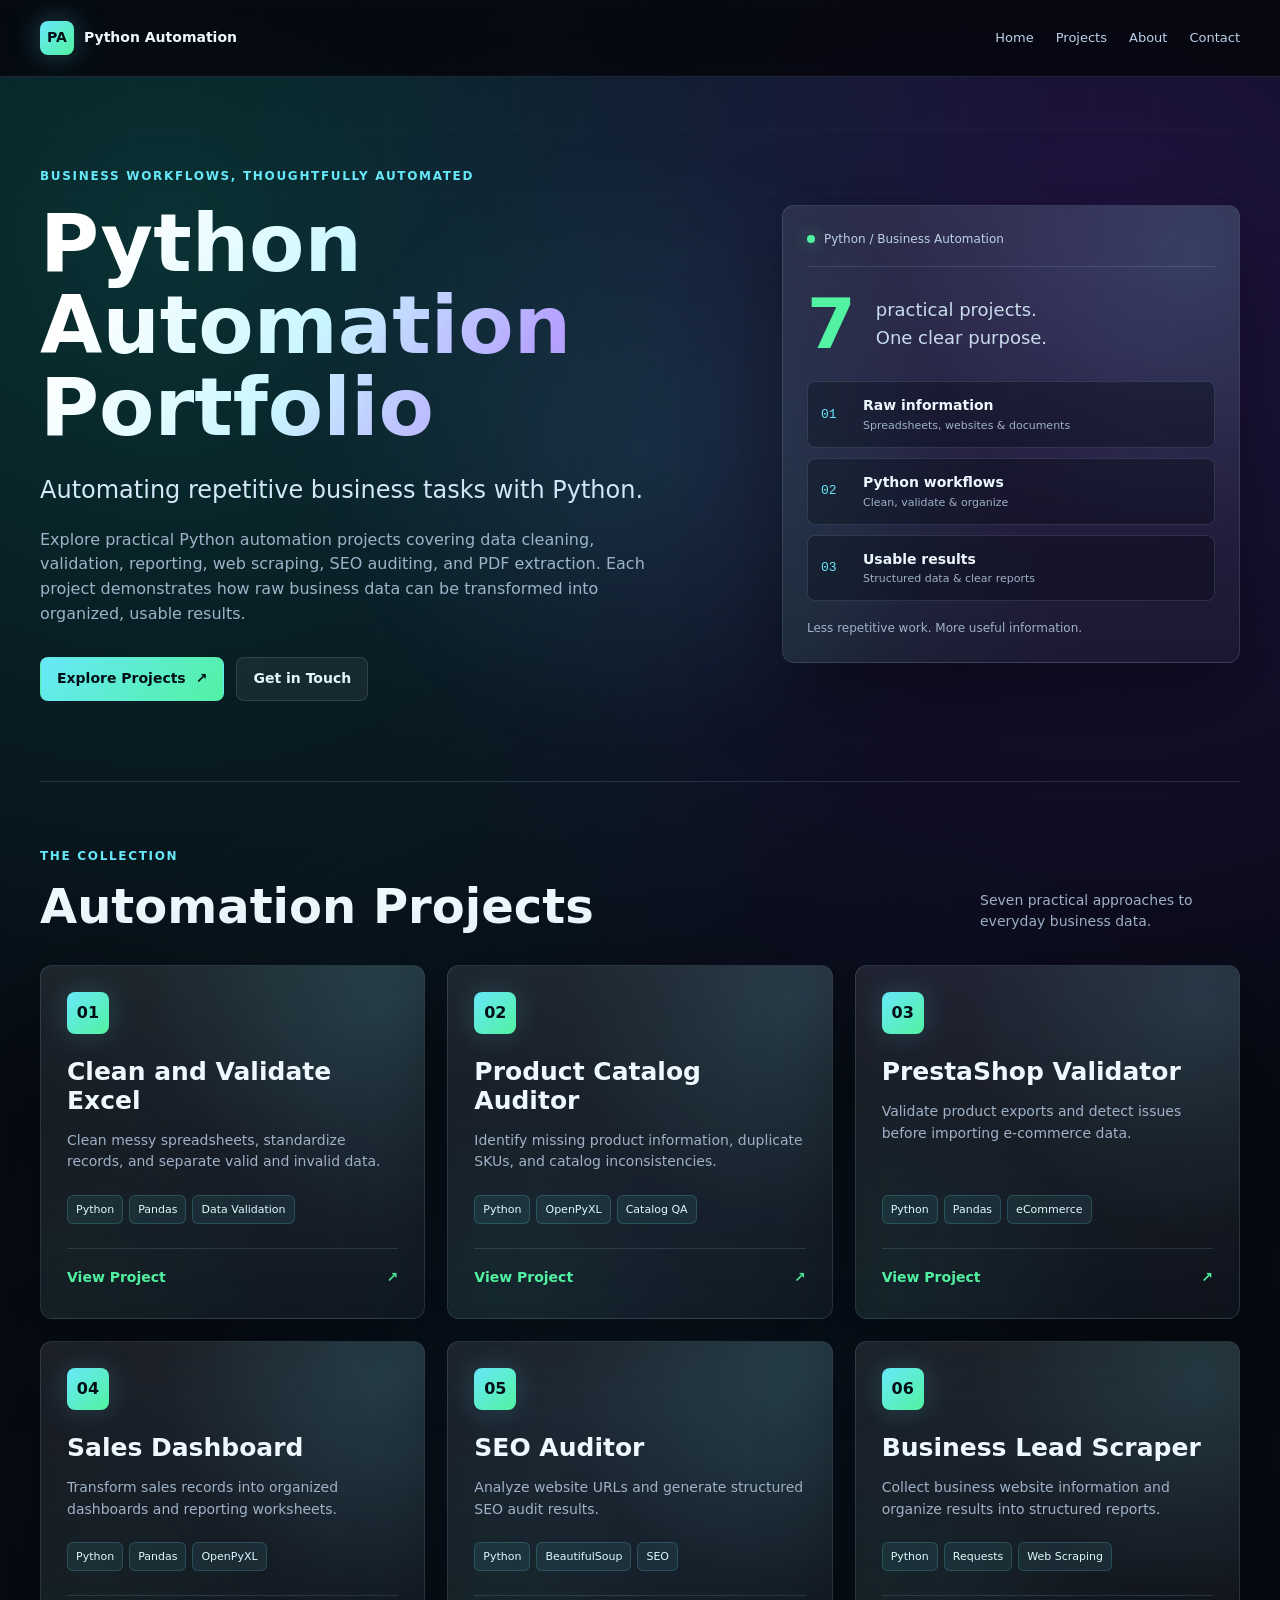
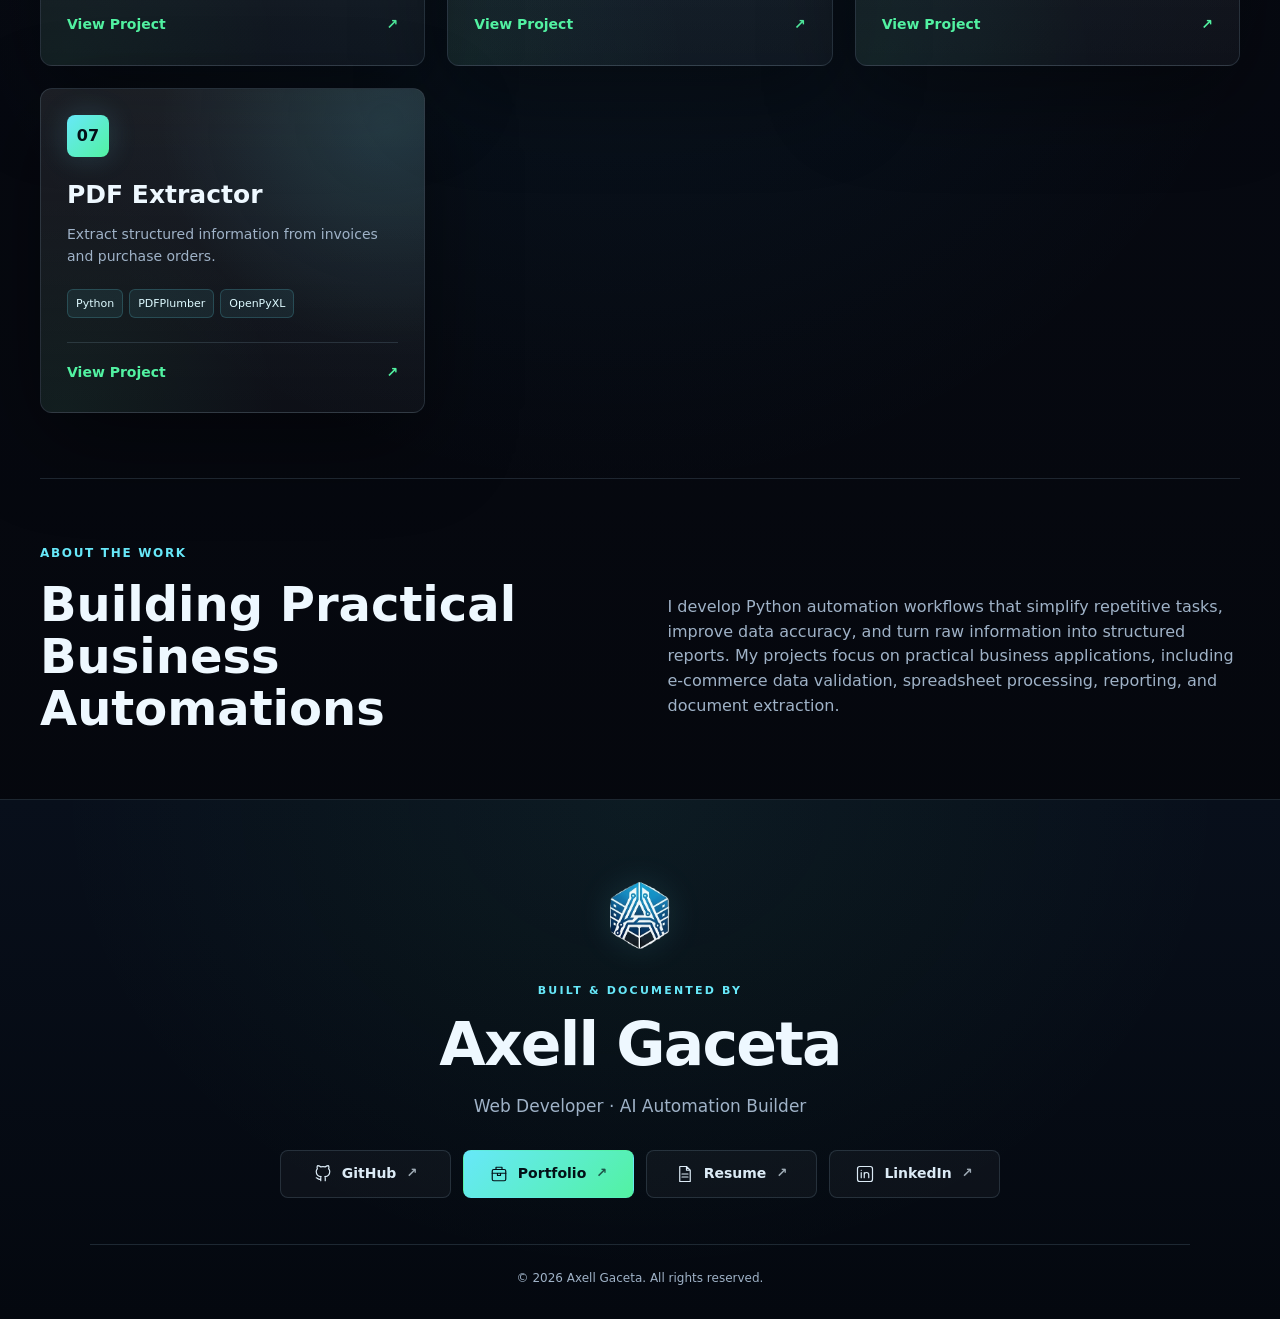
<file: index.html>
﻿<!doctype html>
<html lang="en">
<head>
<meta charset="utf-8">
<meta name="viewport" content="width=device-width, initial-scale=1">
<title>Python Automation Portfolio | Axell Gaceta</title>
<meta name="description" content="Practical Python automations for data cleaning, validation, sales reporting, web scraping, SEO auditing, and PDF extraction.">
<link rel="icon" type="image/png" href="/assets/images/logo.png">
<link rel="stylesheet" href="/assets/css/style.css">
<script defer src="/assets/js/homepage.js"></script>
<link rel="stylesheet" href="/assets/css/footer.css">
<script defer src="/assets/js/footer.js"></script>
</head>
<body class="portfolio-page">
<a class="skip-link" href="#main">Skip to content</a>
<header class="site-nav"><a class="brand" href="#home" aria-label="Python Automation home"><span class="brand-mark">PA</span><span>Python Automation</span></a><nav aria-label="Primary navigation"><a href="#home">Home</a><a href="#projects">Projects</a><a href="#about">About</a><a href="#contact">Contact</a></nav></header>
<main id="main" class="portfolio-main">
<section class="home-hero" id="home" aria-labelledby="hero-title">
<div class="hero-copy"><p class="eyebrow">Business workflows, thoughtfully automated</p><h1 id="hero-title">Python Automation Portfolio</h1><p class="hero-subtitle">Automating repetitive business tasks with Python.</p><p class="hero-description">Explore practical Python automation projects covering data cleaning, validation, reporting, web scraping, SEO auditing, and PDF extraction. Each project demonstrates how raw business data can be transformed into organized, usable results.</p><div class="hero-actions"><a class="button button-primary" href="#projects">Explore Projects <span aria-hidden="true">↗</span></a><a class="button" href="#contact">Get in Touch</a></div></div>
<aside class="hero-panel" aria-label="Seven projects covering the journey from raw data to usable results"><div class="panel-top"><span class="panel-light" aria-hidden="true"></span> Python / Business Automation</div><div class="panel-summary"><strong>7</strong><span>practical projects.<br>One clear purpose.</span></div><div class="automation-path" aria-hidden="true"><div><span>01</span><strong>Raw information</strong><small>Spreadsheets, websites &amp; documents</small></div><div><span>02</span><strong>Python workflows</strong><small>Clean, validate &amp; organize</small></div><div><span>03</span><strong>Usable results</strong><small>Structured data &amp; clear reports</small></div></div><p class="panel-caption">Less repetitive work. More useful information.</p></aside>
</section>
<section class="home-section" id="projects" aria-labelledby="projects-title"><div class="section-heading"><div><p class="eyebrow">The collection</p><h2 id="projects-title">Automation Projects</h2></div><p>Seven practical approaches to everyday business data.</p></div><div class="project-grid">
<article class="system-card" data-project="clean-and-validate-excel" data-project-route="/clean-and-validate-excel/" aria-labelledby="clean-and-validate-excel-title">
<span class="number-badge" aria-label="Project 1">01</span><h3 id="clean-and-validate-excel-title">Clean and Validate Excel</h3><p>Clean messy spreadsheets, standardize records, and separate valid and invalid data.</p>
<ul class="card-badges" aria-label="Technologies and categories"><li>Python</li><li>Pandas</li><li>Data Validation</li></ul>
<a class="card-action" href="/clean-and-validate-excel/" aria-label="View Clean and Validate Excel project">View Project <span aria-hidden="true">&#8599;</span></a>
</article>
<article class="system-card" data-project="product-catalog-auditor" data-project-route="/product-catalog-auditor/" aria-labelledby="product-catalog-auditor-title">
<span class="number-badge" aria-label="Project 2">02</span><h3 id="product-catalog-auditor-title">Product Catalog Auditor</h3><p>Identify missing product information, duplicate SKUs, and catalog inconsistencies.</p>
<ul class="card-badges" aria-label="Technologies and categories"><li>Python</li><li>OpenPyXL</li><li>Catalog QA</li></ul>
<a class="card-action" href="/product-catalog-auditor/" aria-label="View Product Catalog Auditor project">View Project <span aria-hidden="true">&#8599;</span></a>
</article>
<article class="system-card" data-project="prestashop-validator" data-project-route="/prestashop-validator/" aria-labelledby="prestashop-validator-title">
<span class="number-badge" aria-label="Project 3">03</span><h3 id="prestashop-validator-title">PrestaShop Validator</h3><p>Validate product exports and detect issues before importing e-commerce data.</p>
<ul class="card-badges" aria-label="Technologies and categories"><li>Python</li><li>Pandas</li><li>eCommerce</li></ul>
<a class="card-action" href="/prestashop-validator/" aria-label="View PrestaShop Validator project">View Project <span aria-hidden="true">&#8599;</span></a>
</article>
<article class="system-card" data-project="sales-dashboard" data-project-route="/sales-dashboard/" aria-labelledby="sales-dashboard-title">
<span class="number-badge" aria-label="Project 4">04</span><h3 id="sales-dashboard-title">Sales Dashboard</h3><p>Transform sales records into organized dashboards and reporting worksheets.</p>
<ul class="card-badges" aria-label="Technologies and categories"><li>Python</li><li>Pandas</li><li>OpenPyXL</li></ul>
<a class="card-action" href="/sales-dashboard/" aria-label="View Sales Dashboard project">View Project <span aria-hidden="true">↗</span></a>
</article>
<article class="system-card" data-project="seo-auditor" data-project-route="/seo-auditor/" aria-labelledby="seo-auditor-title">
<span class="number-badge" aria-label="Project 5">05</span><h3 id="seo-auditor-title">SEO Auditor</h3><p>Analyze website URLs and generate structured SEO audit results.</p>
<ul class="card-badges" aria-label="Technologies and categories"><li>Python</li><li>BeautifulSoup</li><li>SEO</li></ul>
<a class="card-action" href="/seo-auditor/" aria-label="View SEO Auditor project">View Project <span aria-hidden="true">&#8599;</span></a>
</article>
<article class="system-card" data-project="business-lead-scraper" data-project-route="/business-lead-scraper/" aria-labelledby="business-lead-scraper-title">
<span class="number-badge" aria-label="Project 6">06</span><h3 id="business-lead-scraper-title">Business Lead Scraper</h3><p>Collect business website information and organize results into structured reports.</p>
<ul class="card-badges" aria-label="Technologies and categories"><li>Python</li><li>Requests</li><li>Web Scraping</li></ul>
<a class="card-action" href="/business-lead-scraper/" aria-label="View Business Lead Scraper project">View Project <span aria-hidden="true">&#8599;</span></a>
</article>
<article class="system-card" data-project="pdf-extractor" data-project-route="/pdf-extractor/" aria-labelledby="pdf-extractor-title">
<span class="number-badge" aria-label="Project 7">07</span><h3 id="pdf-extractor-title">PDF Extractor</h3><p>Extract structured information from invoices and purchase orders.</p>
<ul class="card-badges" aria-label="Technologies and categories"><li>Python</li><li>PDFPlumber</li><li>OpenPyXL</li></ul>
<a class="card-action" href="/pdf-extractor/" aria-label="View PDF Extractor project">View Project <span aria-hidden="true">&#8599;</span></a>
</article>
</div></section>
<section class="home-section about-section" id="about" aria-labelledby="about-title"><p class="eyebrow">About the work</p><h2 id="about-title">Building Practical Business Automations</h2><p>I develop Python automation workflows that simplify repetitive tasks, improve data accuracy, and turn raw information into structured reports. My projects focus on practical business applications, including e-commerce data validation, spreadsheet processing, reporting, and document extraction.</p></section>
</main>
<footer id="contact" class="shared-footer" data-shared-footer aria-label="About Axell Gaceta"><p class="sf-fallback">Built &amp; documented by <a href="/">Axell Gaceta</a><br>Web Developer ? AI Automation Builder</p></footer>
</body>
</html>
</file>
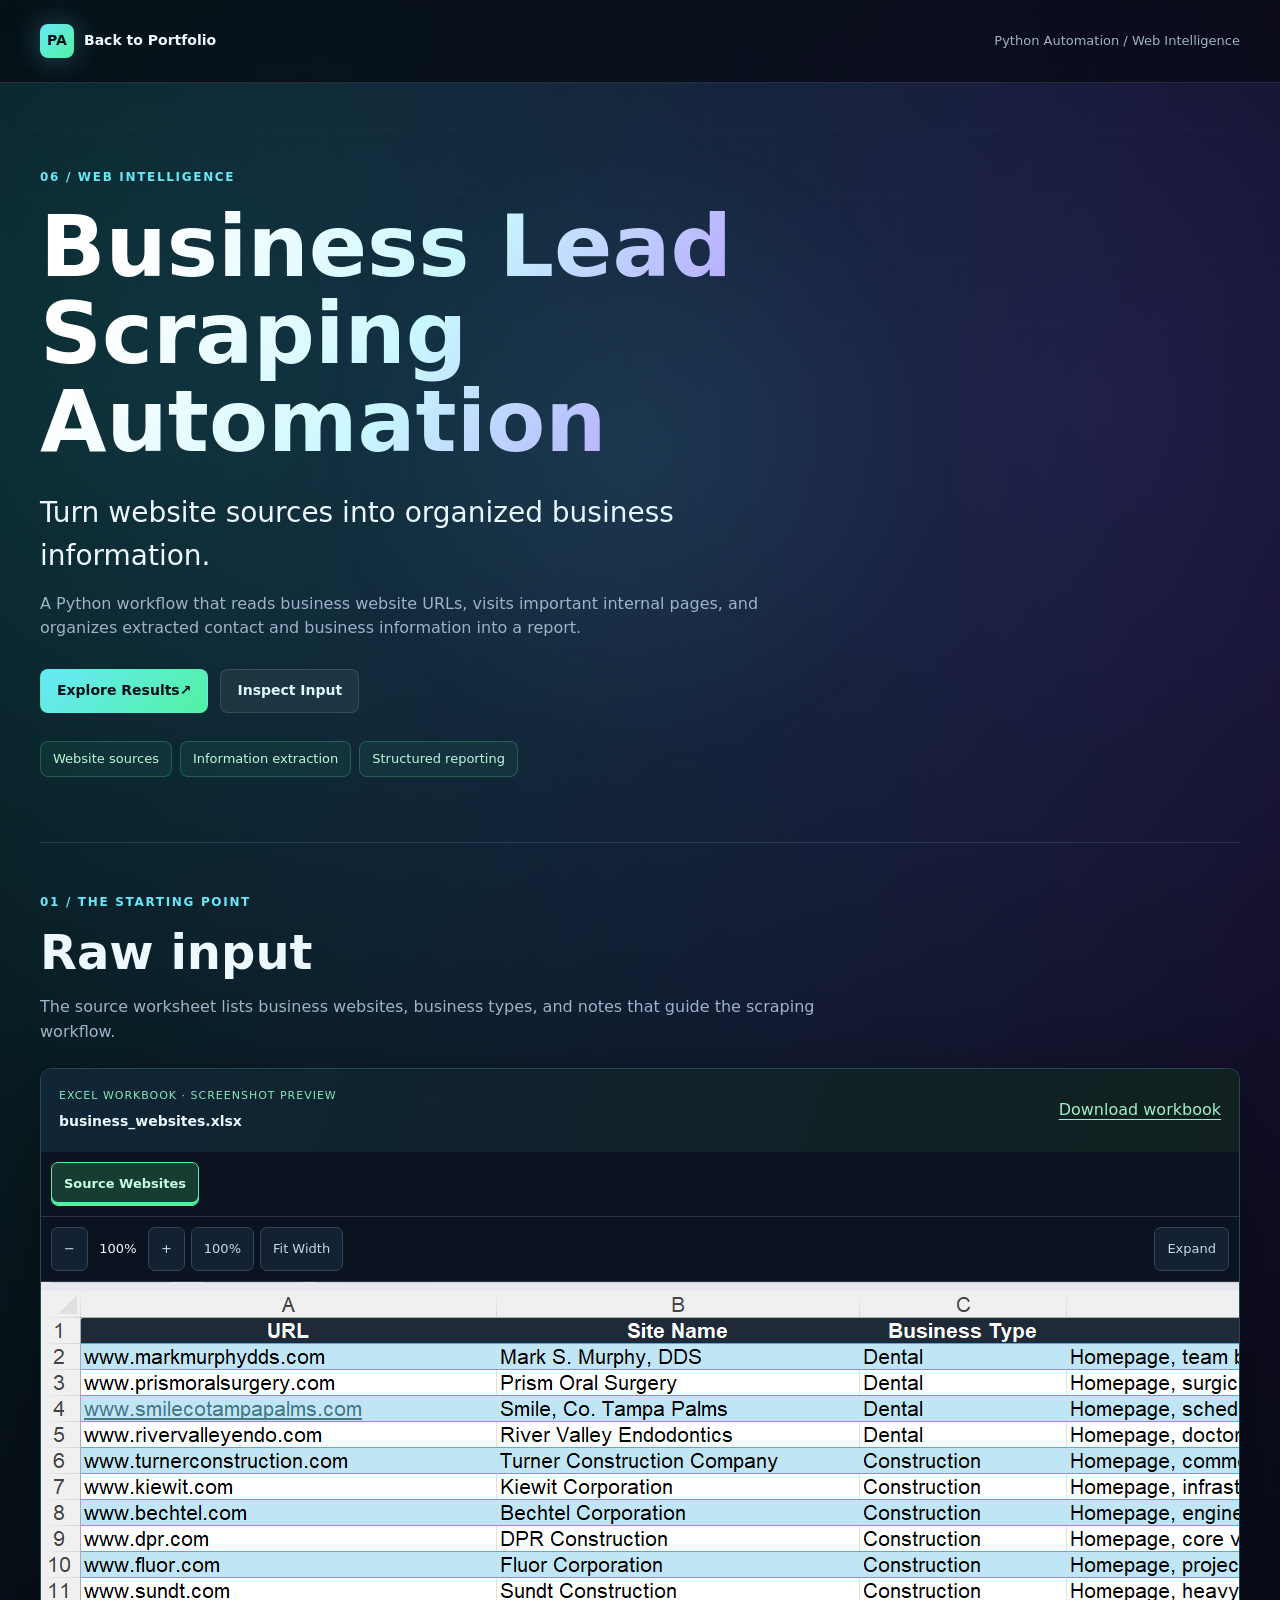
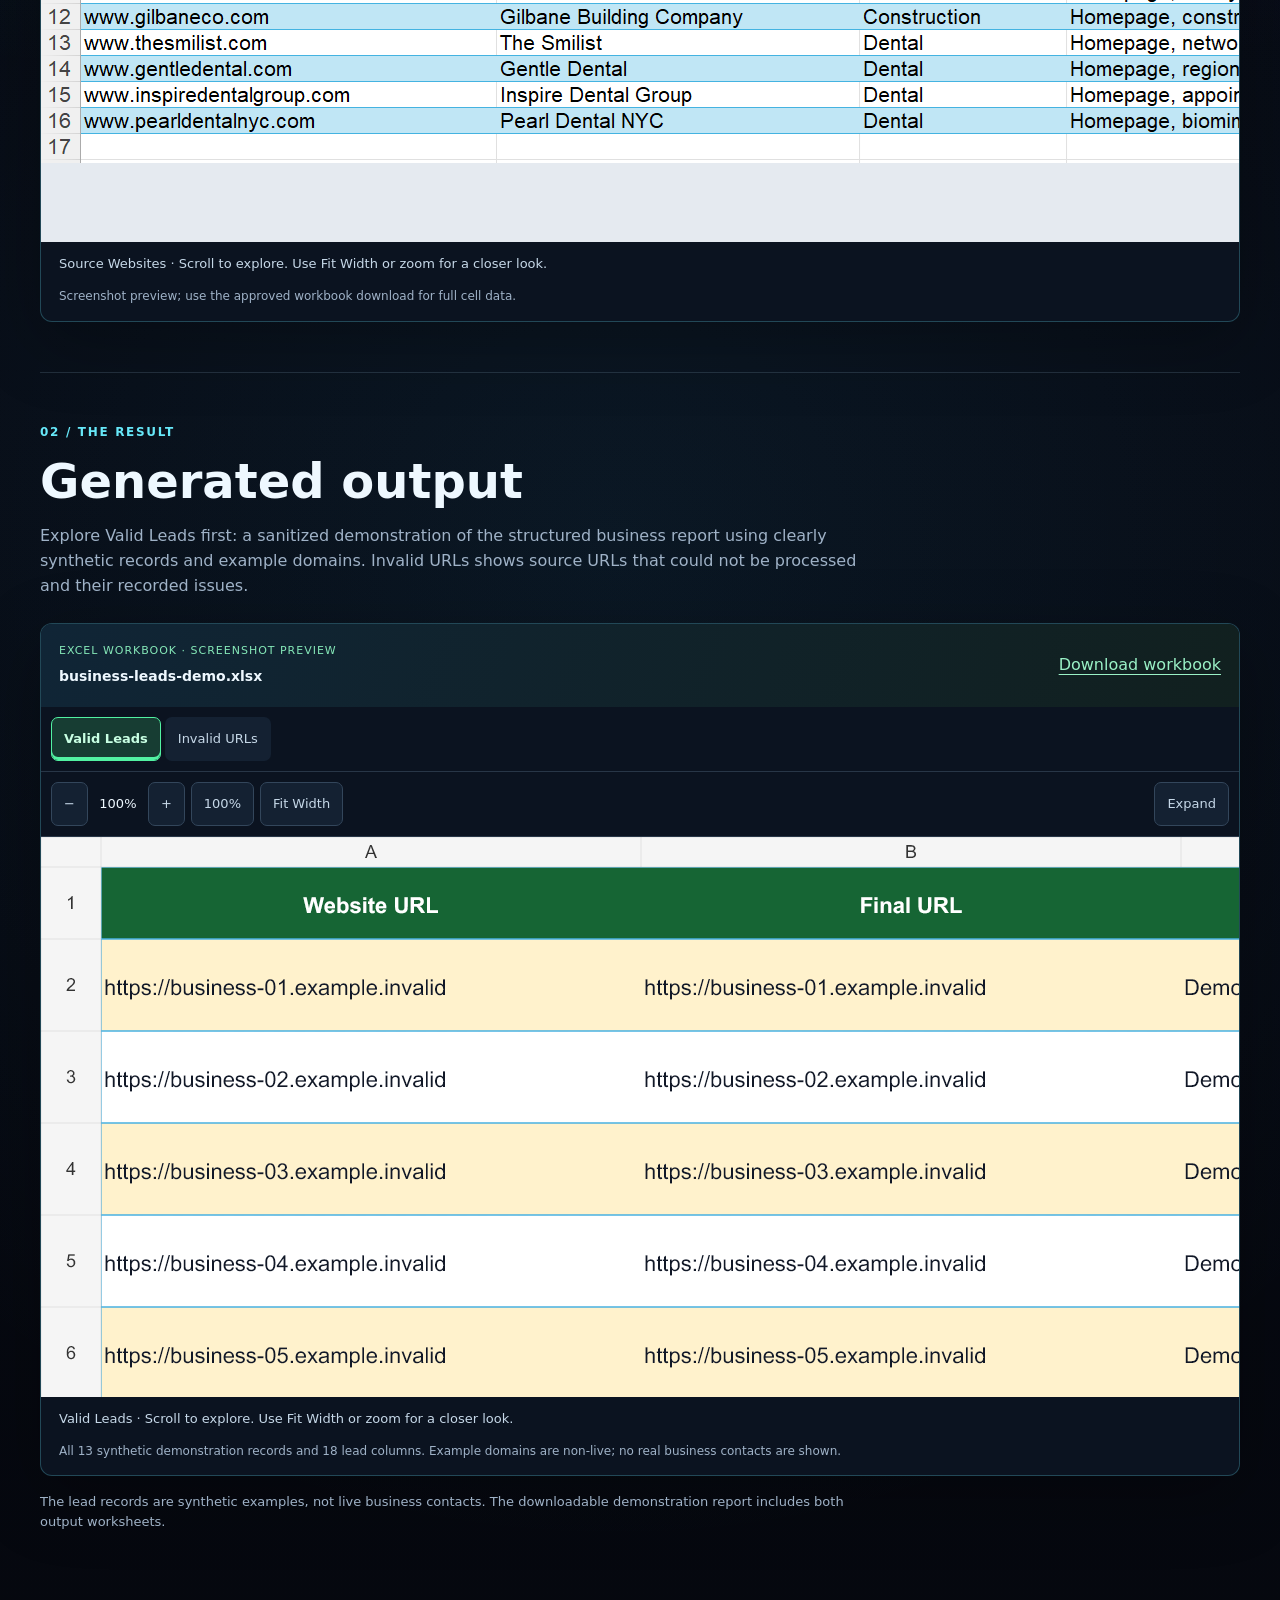
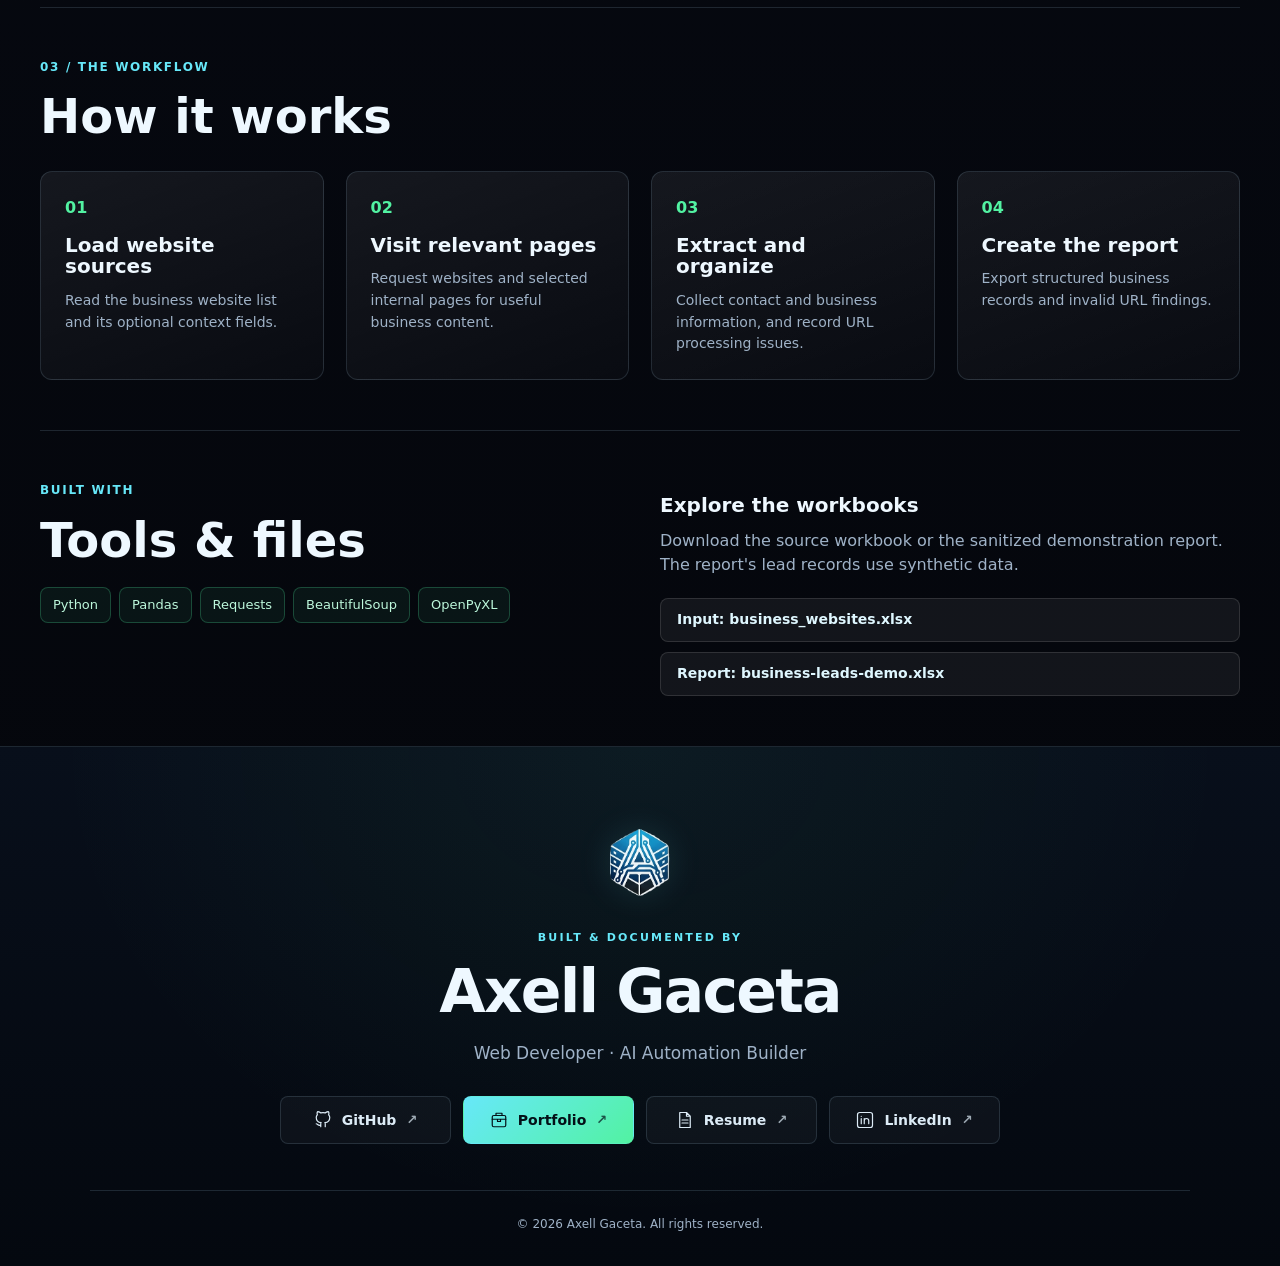
<file: business-lead-scraper/index.html>
<!doctype html>
<html lang="en">
<head>
  <meta charset="utf-8">
  <meta name="viewport" content="width=device-width, initial-scale=1">
  <title>Business Lead Scraping Automation | Axell Gaceta</title>
  <meta name="description" content="A Python workflow that reads business website URLs, visits important internal pages, and organizes extracted contact and business information into a report.">
  <link rel="icon" href="/assets/images/logo.png" type="image/png">
  <link rel="stylesheet" href="/assets/css/style.css">
  <link rel="stylesheet" href="/assets/css/project.css">
  <link rel="stylesheet" href="/assets/css/excel-viewer.css">
  <link rel="stylesheet" href="/assets/css/footer.css">
  <script defer src="/assets/js/projects-config.js"></script>
  <script defer src="/assets/js/excel-viewer.js"></script>
  <script defer src="/assets/js/project-page.js"></script>
  <script defer src="/assets/js/footer.js"></script>
</head>
<body class="project-page" data-project="business-lead-scraper">
  <a class="project-skip" href="#main">Skip to content</a>
  <header class="project-nav"><a class="brand" href="/"><span class="brand-mark">PA</span> Back to Portfolio</a><span>Python Automation / Web Intelligence</span></header>
  <main id="main" class="project-main">
    <section class="project-hero">
      <p class="eyebrow">06 / Web Intelligence</p>
      <h1>Business Lead Scraping Automation</h1>
      <p class="project-lead">Turn website sources into organized business information.</p>
      <p>A Python workflow that reads business website URLs, visits important internal pages, and organizes extracted contact and business information into a report.</p>
      <div class="project-actions"><a class="button button-primary" href="#generated-output">Explore Results <span aria-hidden="true">↗</span></a><a class="button" href="#raw-input">Inspect Input</a></div>
      <div class="project-tags" aria-label="Project capabilities"><span>Website sources</span><span>Information extraction</span><span>Structured reporting</span></div>
    </section>
    <section class="project-section" id="raw-input" aria-labelledby="raw-heading">
      <p class="eyebrow">01 / The starting point</p><h2 id="raw-heading">Raw input</h2>
      <p>The source worksheet lists business websites, business types, and notes that guide the scraping workflow.</p>
      <div data-excel-viewer="raw"><p>Enable JavaScript to explore the worksheet preview.</p></div>
    </section>
    <section class="project-section" id="generated-output" aria-labelledby="output-heading">
      <p class="eyebrow">02 / The result</p><h2 id="output-heading">Generated output</h2>
      <p>Explore Valid Leads first: a sanitized demonstration of the structured business report using clearly synthetic records and example domains. Invalid URLs shows source URLs that could not be processed and their recorded issues.</p>
      <div data-excel-viewer="output"><p>Enable JavaScript to explore the worksheet previews.</p></div>
      <p class="project-note">The lead records are synthetic examples, not live business contacts. The downloadable demonstration report includes both output worksheets.</p>
    </section>
    <section class="project-section" aria-labelledby="workflow-heading">
      <p class="eyebrow">03 / The workflow</p><h2 id="workflow-heading">How it works</h2>
      <ol class="project-workflow"><li><h3>Load website sources</h3><p>Read the business website list and its optional context fields.</p></li><li><h3>Visit relevant pages</h3><p>Request websites and selected internal pages for useful business content.</p></li><li><h3>Extract and organize</h3><p>Collect contact and business information, and record URL processing issues.</p></li><li><h3>Create the report</h3><p>Export structured business records and invalid URL findings.</p></li></ol>
    </section>
    <section class="project-section project-resources" aria-labelledby="resources-heading">
      <div><p class="eyebrow">Built with</p><h2 id="resources-heading">Tools &amp; files</h2><div class="project-tags"><span>Python</span><span>Pandas</span><span>Requests</span><span>BeautifulSoup</span><span>OpenPyXL</span></div></div>
      <div><h3>Explore the workbooks</h3><p>Download the source workbook or the sanitized demonstration report. The report's lead records use synthetic data.</p><div class="project-downloads" data-project-downloads></div><noscript><p>Enable JavaScript to display the approved workbook download links.</p></noscript></div>
    </section>
  </main>
  <footer class="shared-footer" data-shared-footer aria-label="About Axell Gaceta"><p class="sf-fallback">Built &amp; documented by <a href="/">Axell Gaceta</a><br>Web Developer &middot; AI Automation Builder</p></footer>
</body>
</html>
</file>
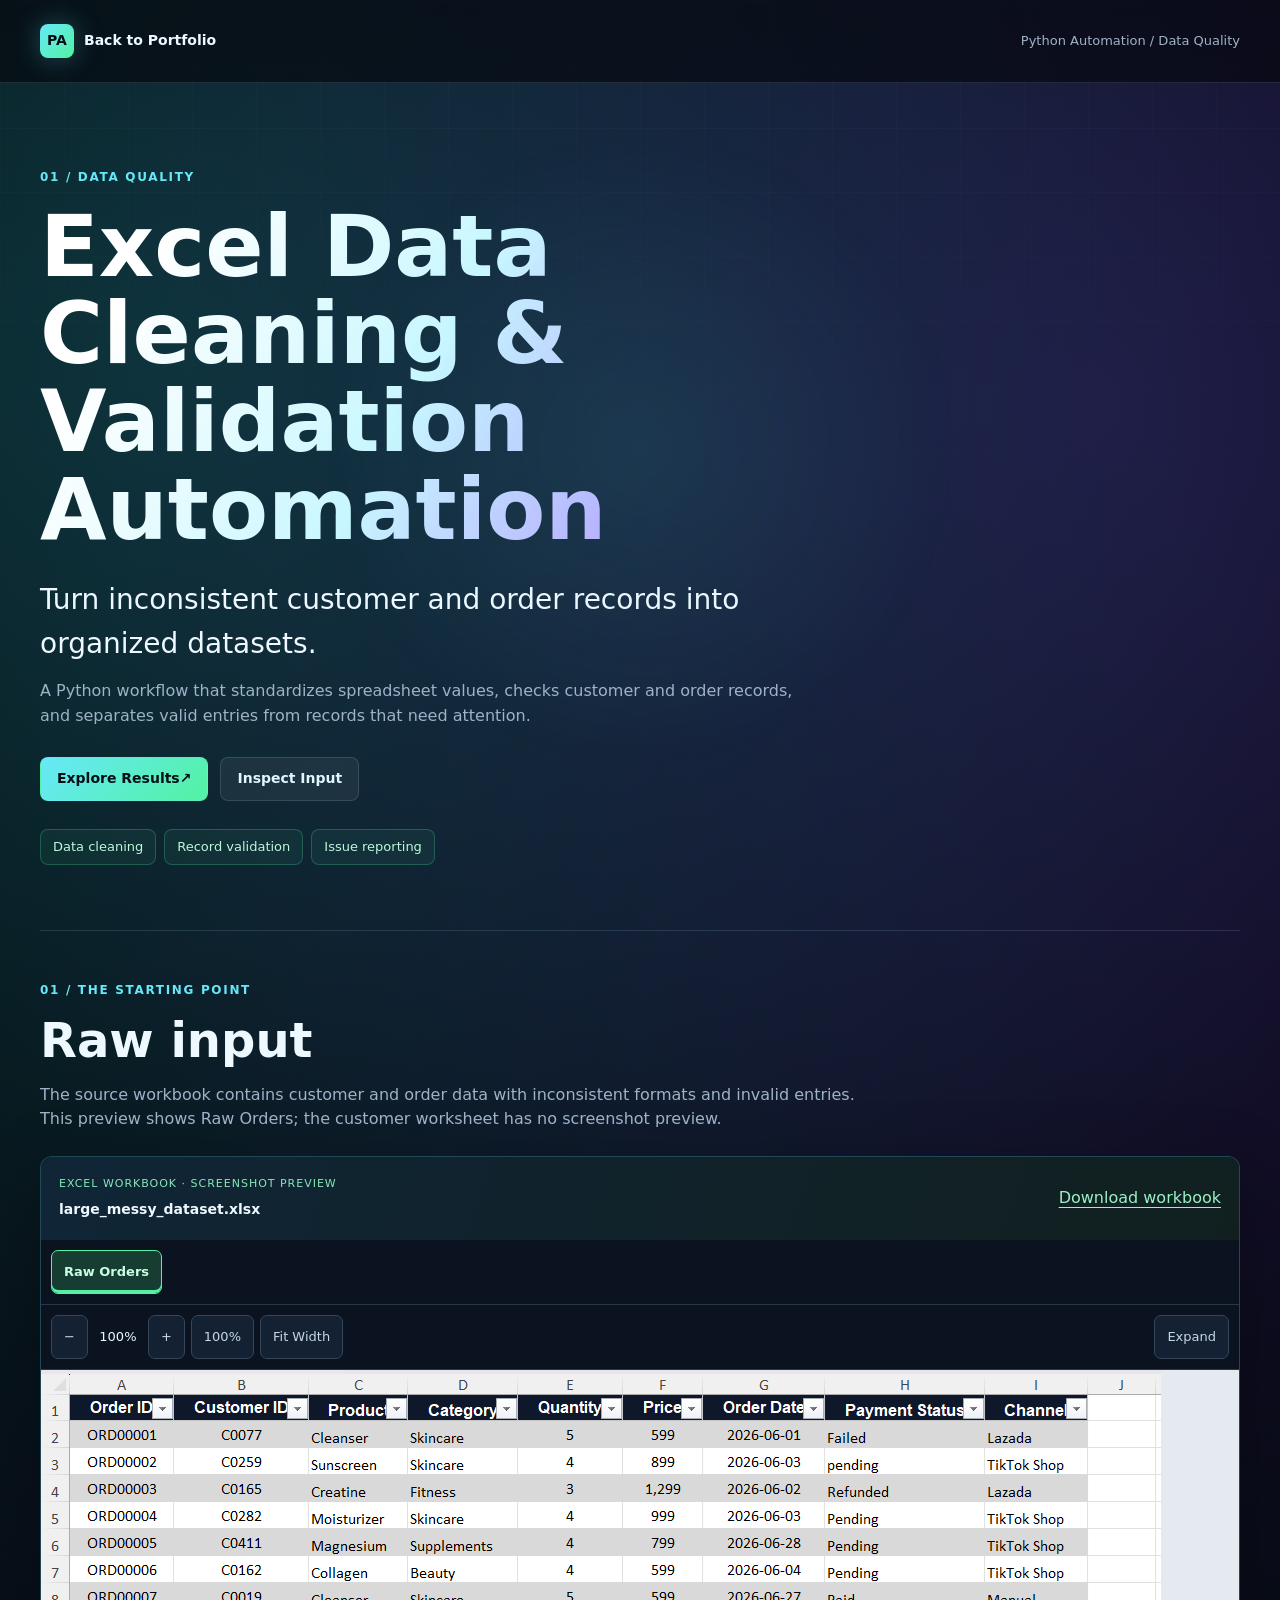
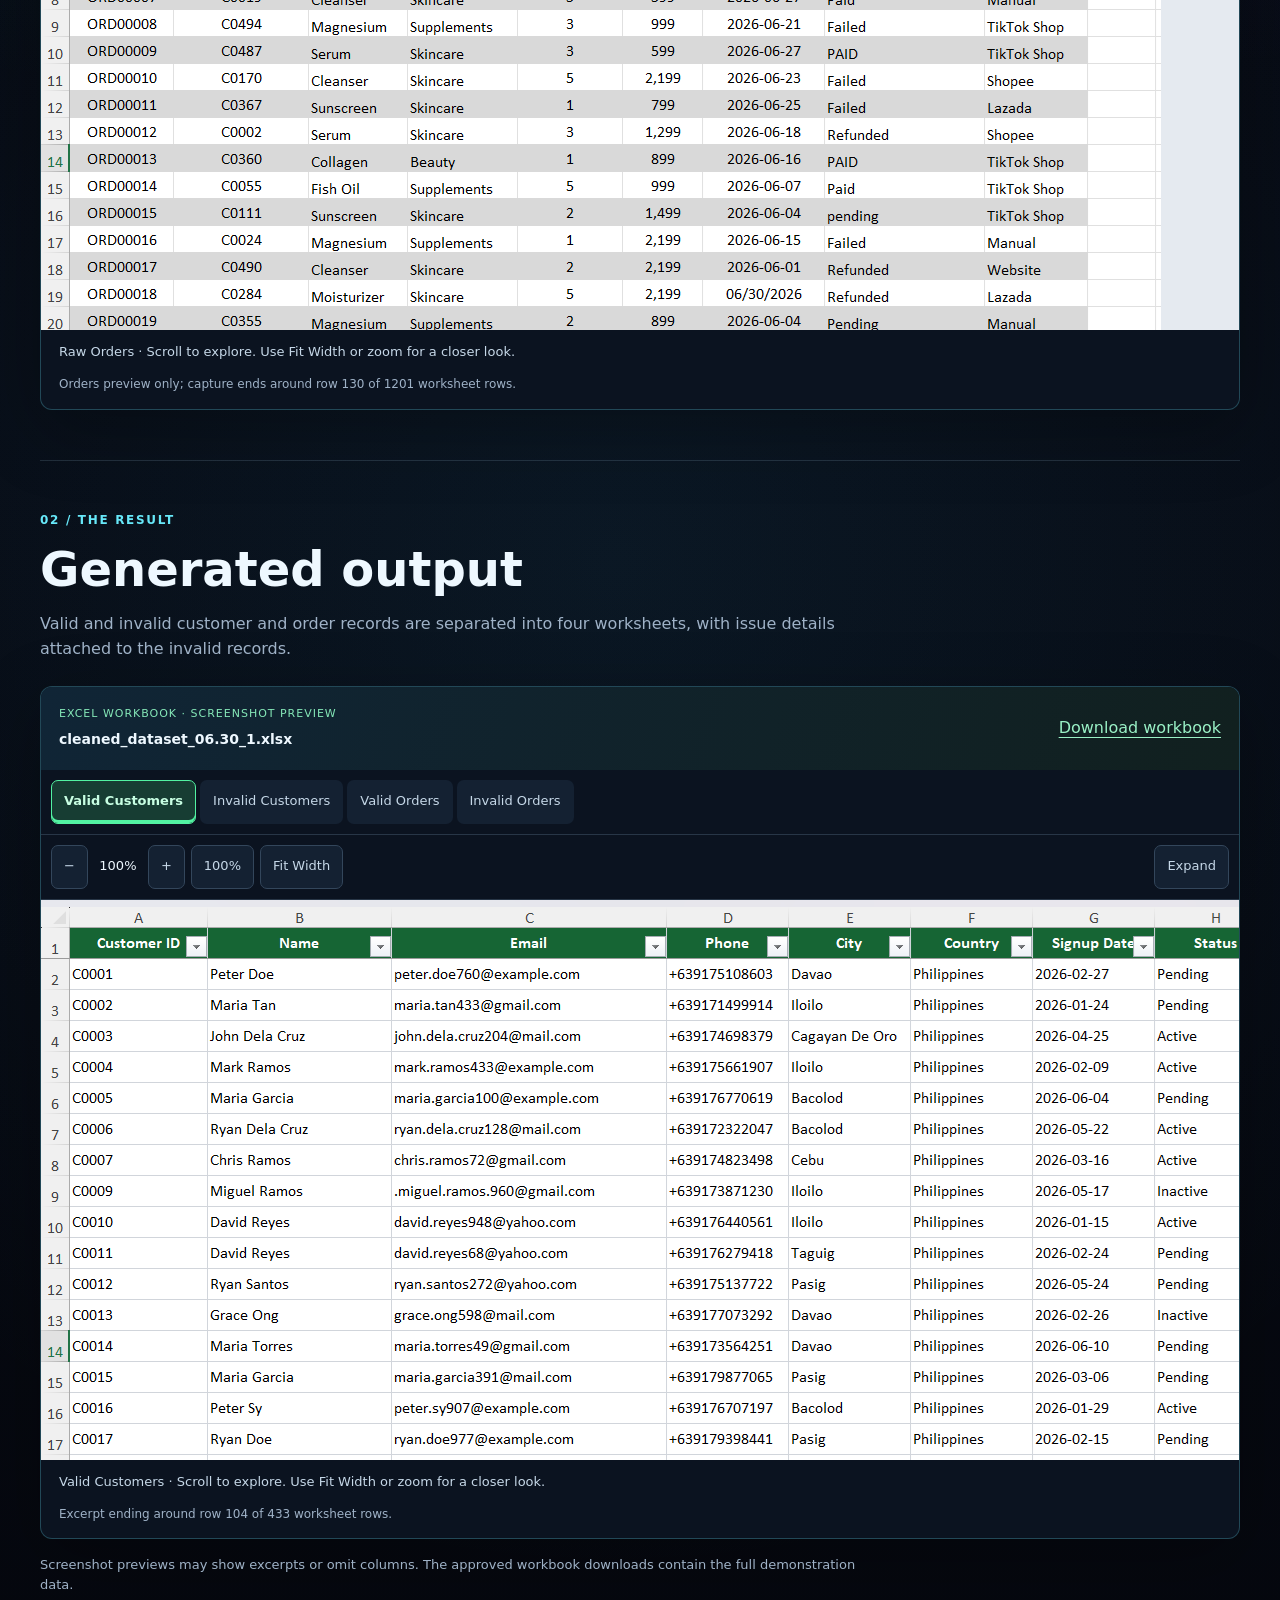
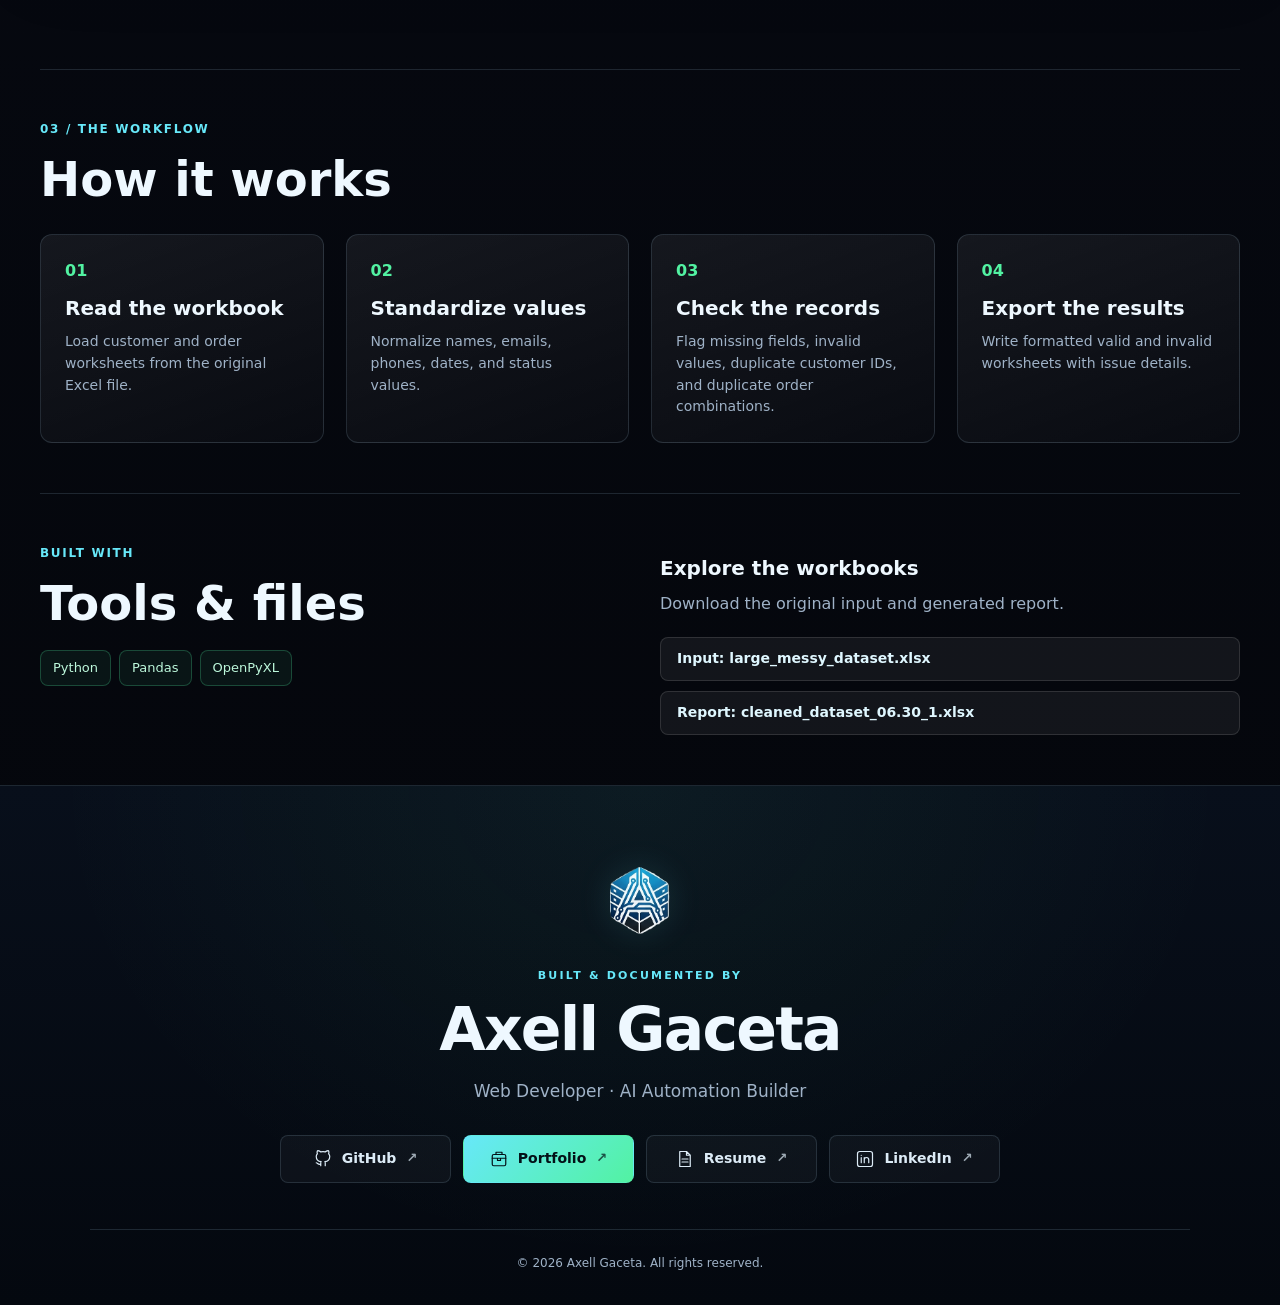
<file: clean-and-validate-excel/index.html>
<!doctype html>
<html lang="en">
<head>
  <meta charset="utf-8">
  <meta name="viewport" content="width=device-width, initial-scale=1">
  <title>Excel Data Cleaning &amp; Validation Automation | Axell Gaceta</title>
  <meta name="description" content="A Python workflow that standardizes spreadsheet values, checks customer and order records, and separates valid entries from records that need attention.">
  <link rel="icon" href="/assets/images/logo.png" type="image/png">
  <link rel="stylesheet" href="/assets/css/style.css">
  <link rel="stylesheet" href="/assets/css/project.css">
  <link rel="stylesheet" href="/assets/css/excel-viewer.css">
  <link rel="stylesheet" href="/assets/css/footer.css">
  <script defer src="/assets/js/projects-config.js"></script>
  <script defer src="/assets/js/excel-viewer.js"></script>
  <script defer src="/assets/js/project-page.js"></script>
  <script defer src="/assets/js/footer.js"></script>
</head>
<body class="project-page" data-project="clean-and-validate-excel">
  <a class="project-skip" href="#main">Skip to content</a>
  <header class="project-nav"><a class="brand" href="/"><span class="brand-mark">PA</span> Back to Portfolio</a><span>Python Automation / Data Quality</span></header>
  <main id="main" class="project-main">
    <section class="project-hero">
      <p class="eyebrow">01 / Data Quality</p>
      <h1>Excel Data Cleaning &amp; Validation Automation</h1>
      <p class="project-lead">Turn inconsistent customer and order records into organized datasets.</p>
      <p>A Python workflow that standardizes spreadsheet values, checks customer and order records, and separates valid entries from records that need attention.</p>
      <div class="project-actions"><a class="button button-primary" href="#generated-output">Explore Results <span aria-hidden="true">↗</span></a><a class="button" href="#raw-input">Inspect Input</a></div>
      <div class="project-tags" aria-label="Project capabilities"><span>Data cleaning</span><span>Record validation</span><span>Issue reporting</span></div>
    </section>
    <section class="project-section" id="raw-input" aria-labelledby="raw-heading">
      <p class="eyebrow">01 / The starting point</p><h2 id="raw-heading">Raw input</h2>
      <p>The source workbook contains customer and order data with inconsistent formats and invalid entries. This preview shows Raw Orders; the customer worksheet has no screenshot preview.</p>
      <div data-excel-viewer="raw"><p>Enable JavaScript to explore the worksheet preview.</p></div>
    </section>
    <section class="project-section" id="generated-output" aria-labelledby="output-heading">
      <p class="eyebrow">02 / The result</p><h2 id="output-heading">Generated output</h2>
      <p>Valid and invalid customer and order records are separated into four worksheets, with issue details attached to the invalid records.</p>
      <div data-excel-viewer="output"><p>Enable JavaScript to explore the worksheet previews.</p></div>
      <p class="project-note">Screenshot previews may show excerpts or omit columns. The approved workbook downloads contain the full demonstration data.</p>
    </section>
    <section class="project-section" aria-labelledby="workflow-heading">
      <p class="eyebrow">03 / The workflow</p><h2 id="workflow-heading">How it works</h2>
      <ol class="project-workflow"><li><h3>Read the workbook</h3><p>Load customer and order worksheets from the original Excel file.</p></li><li><h3>Standardize values</h3><p>Normalize names, emails, phones, dates, and status values.</p></li><li><h3>Check the records</h3><p>Flag missing fields, invalid values, duplicate customer IDs, and duplicate order combinations.</p></li><li><h3>Export the results</h3><p>Write formatted valid and invalid worksheets with issue details.</p></li></ol>
    </section>
    <section class="project-section project-resources" aria-labelledby="resources-heading">
      <div><p class="eyebrow">Built with</p><h2 id="resources-heading">Tools &amp; files</h2><div class="project-tags"><span>Python</span><span>Pandas</span><span>OpenPyXL</span></div></div>
      <div><h3>Explore the workbooks</h3><p>Download the original input and generated report.</p><div class="project-downloads" data-project-downloads></div><noscript><p>Enable JavaScript to display the approved workbook download links.</p></noscript></div>
    </section>
  </main>
  <footer class="shared-footer" data-shared-footer aria-label="About Axell Gaceta"><p class="sf-fallback">Built &amp; documented by <a href="/">Axell Gaceta</a><br>Web Developer &middot; AI Automation Builder</p></footer>
</body>
</html>
</file>
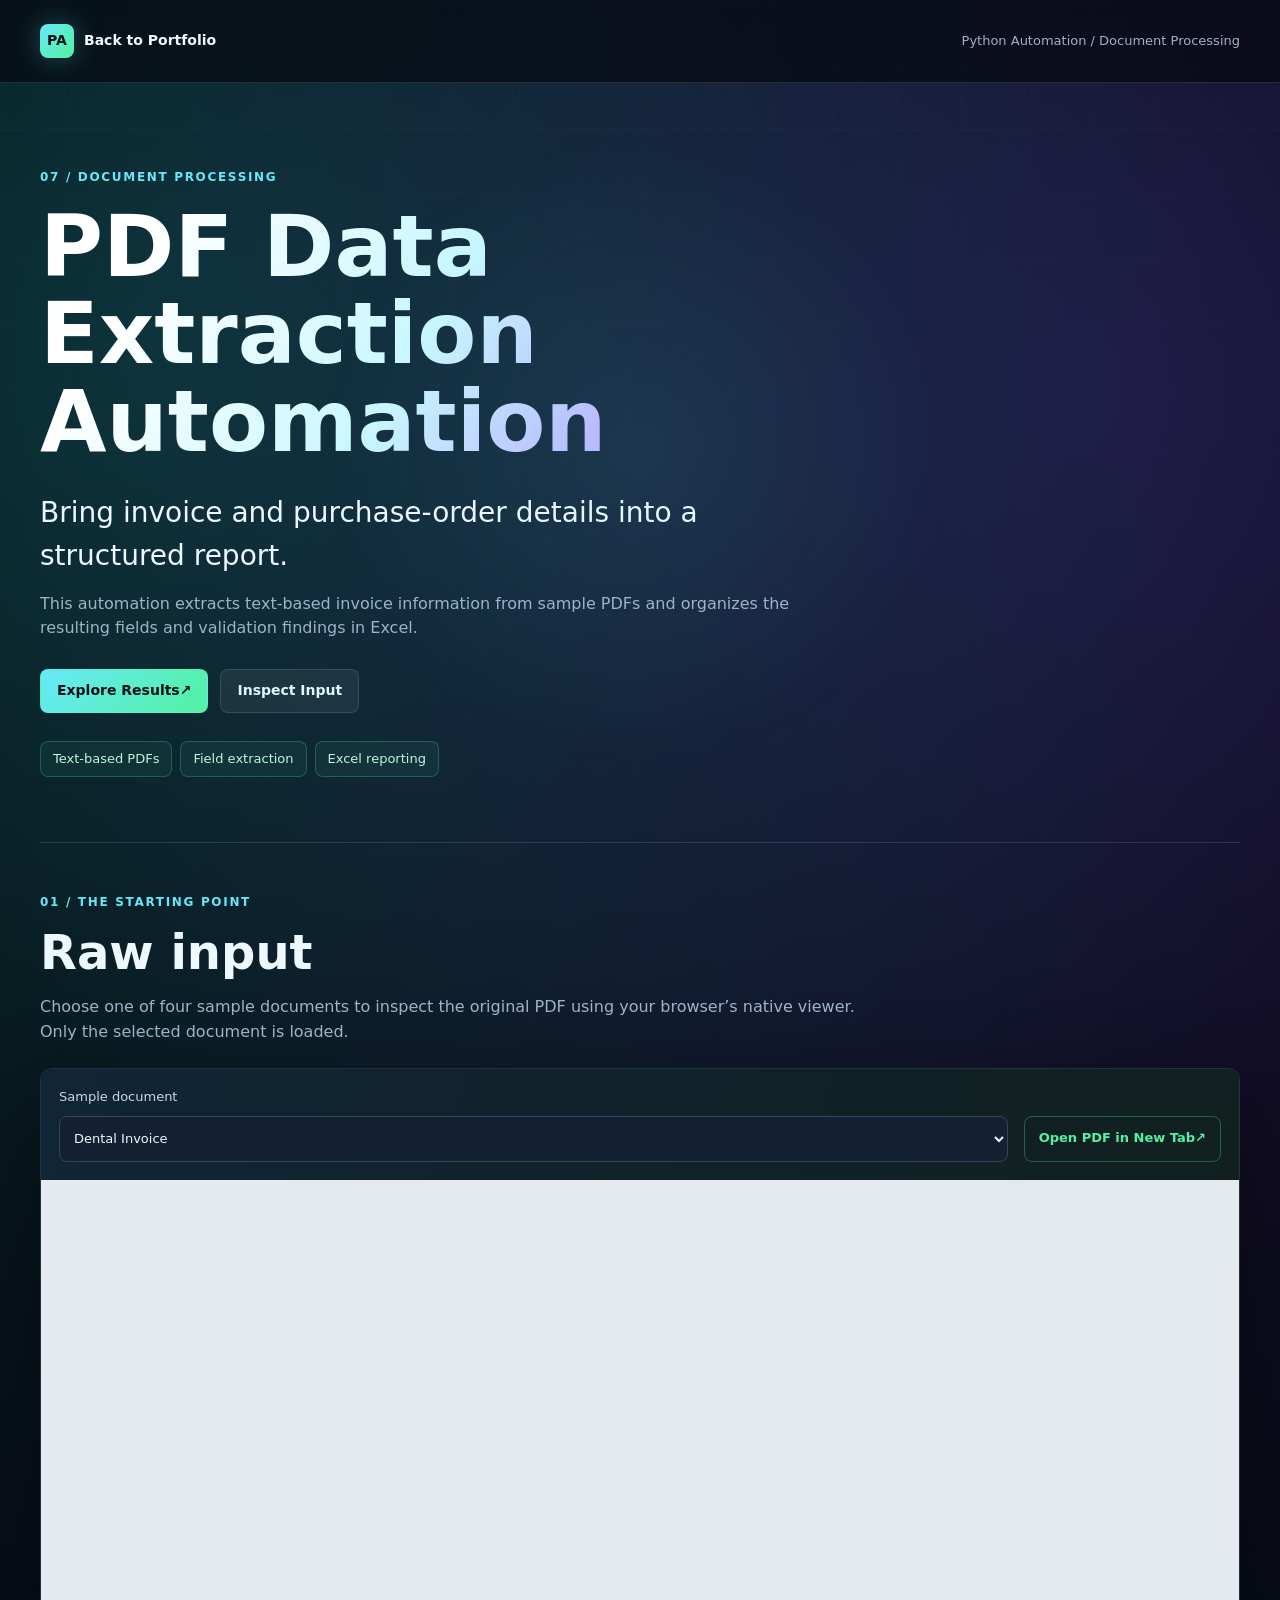
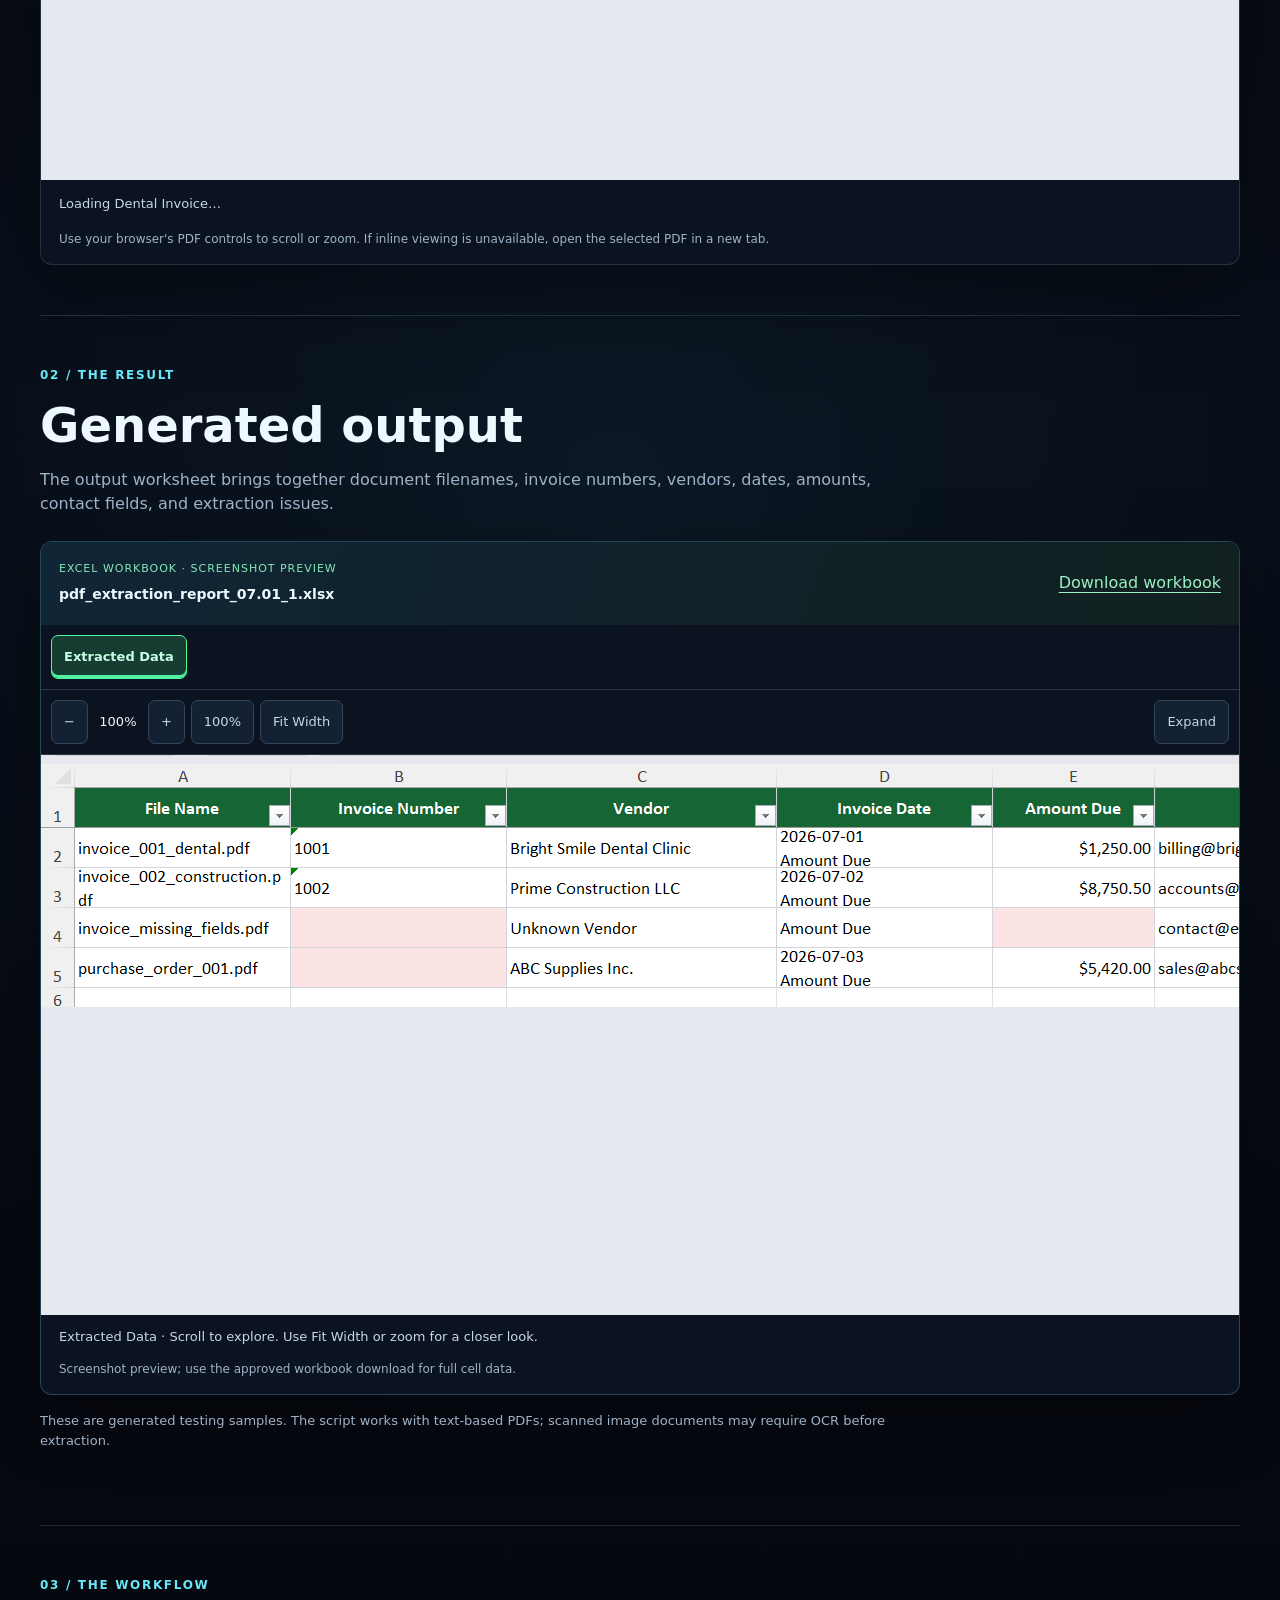
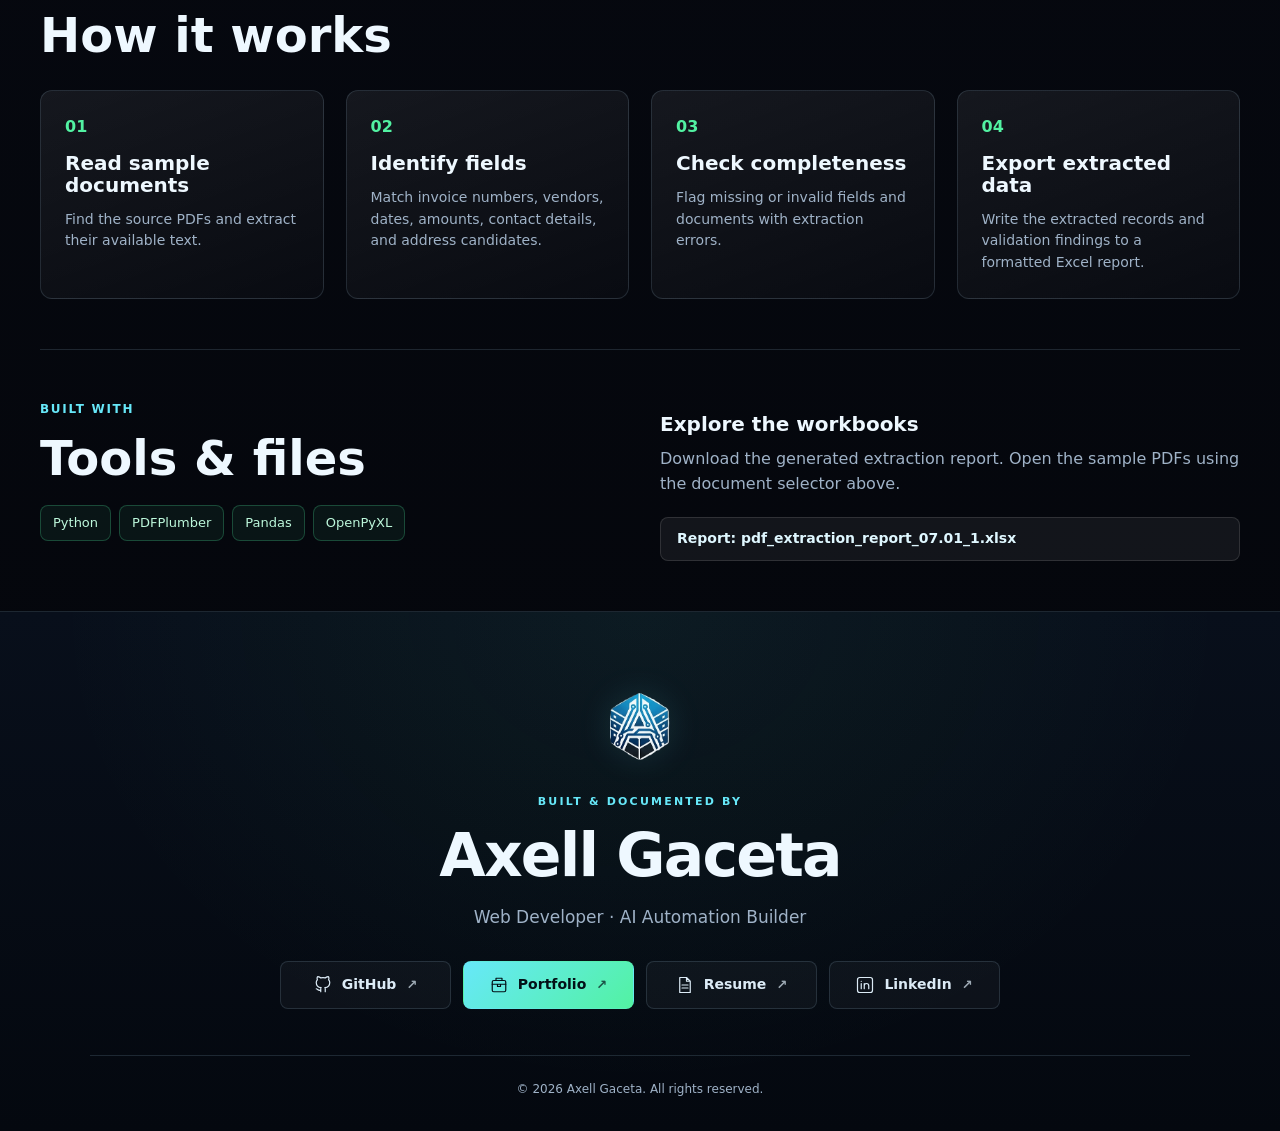
<file: pdf-extractor/index.html>
<!doctype html>
<html lang="en">
<head>
  <meta charset="utf-8">
  <meta name="viewport" content="width=device-width, initial-scale=1">
  <title>PDF Data Extraction Automation | Axell Gaceta</title>
  <meta name="description" content="This automation extracts text-based invoice information from sample PDFs and organizes the resulting fields and validation findings in Excel.">
  <link rel="icon" href="/assets/images/logo.png" type="image/png">
  <link rel="stylesheet" href="/assets/css/style.css">
  <link rel="stylesheet" href="/assets/css/project.css">
  <link rel="stylesheet" href="/assets/css/excel-viewer.css">
  <link rel="stylesheet" href="/assets/css/pdf-viewer.css">
  <link rel="stylesheet" href="/assets/css/footer.css">
  <script defer src="/assets/js/projects-config.js"></script>
  <script defer src="/assets/js/excel-viewer.js"></script>
  <script defer src="/assets/js/pdf-viewer.js"></script>
  <script defer src="/assets/js/project-page.js"></script>
  <script defer src="/assets/js/footer.js"></script>
</head>
<body class="project-page" data-project="pdf-extractor">
  <a class="project-skip" href="#main">Skip to content</a>
  <header class="project-nav"><a class="brand" href="/"><span class="brand-mark">PA</span> Back to Portfolio</a><span>Python Automation / Document Processing</span></header>
  <main id="main" class="project-main">
    <section class="project-hero">
      <p class="eyebrow">07 / Document Processing</p>
      <h1>PDF Data Extraction Automation</h1>
      <p class="project-lead">Bring invoice and purchase-order details into a structured report.</p>
      <p>This automation extracts text-based invoice information from sample PDFs and organizes the resulting fields and validation findings in Excel.</p>
      <div class="project-actions"><a class="button button-primary" href="#generated-output">Explore Results <span aria-hidden="true">↗</span></a><a class="button" href="#raw-input">Inspect Input</a></div>
      <div class="project-tags" aria-label="Project capabilities"><span>Text-based PDFs</span><span>Field extraction</span><span>Excel reporting</span></div>
    </section>
    <section class="project-section" id="raw-input" aria-labelledby="raw-heading">
      <p class="eyebrow">01 / The starting point</p><h2 id="raw-heading">Raw input</h2>
      <p>Choose one of four sample documents to inspect the original PDF using your browser’s native viewer. Only the selected document is loaded.</p>
      <div data-pdf-viewer="raw"><p>Enable JavaScript to explore the PDF documents.</p></div>
    </section>
    <section class="project-section" id="generated-output" aria-labelledby="output-heading">
      <p class="eyebrow">02 / The result</p><h2 id="output-heading">Generated output</h2>
      <p>The output worksheet brings together document filenames, invoice numbers, vendors, dates, amounts, contact fields, and extraction issues.</p>
      <div data-excel-viewer="output"><p>Enable JavaScript to explore the worksheet previews.</p></div>
      <p class="project-note">These are generated testing samples. The script works with text-based PDFs; scanned image documents may require OCR before extraction.</p>
    </section>
    <section class="project-section" aria-labelledby="workflow-heading">
      <p class="eyebrow">03 / The workflow</p><h2 id="workflow-heading">How it works</h2>
      <ol class="project-workflow"><li><h3>Read sample documents</h3><p>Find the source PDFs and extract their available text.</p></li><li><h3>Identify fields</h3><p>Match invoice numbers, vendors, dates, amounts, contact details, and address candidates.</p></li><li><h3>Check completeness</h3><p>Flag missing or invalid fields and documents with extraction errors.</p></li><li><h3>Export extracted data</h3><p>Write the extracted records and validation findings to a formatted Excel report.</p></li></ol>
    </section>
    <section class="project-section project-resources" aria-labelledby="resources-heading">
      <div><p class="eyebrow">Built with</p><h2 id="resources-heading">Tools &amp; files</h2><div class="project-tags"><span>Python</span><span>PDFPlumber</span><span>Pandas</span><span>OpenPyXL</span></div></div>
      <div><h3>Explore the workbooks</h3><p>Download the generated extraction report. Open the sample PDFs using the document selector above.</p><div class="project-downloads" data-project-downloads></div><noscript><p>Enable JavaScript to display the approved workbook download links.</p></noscript></div>
    </section>
  </main>
  <footer class="shared-footer" data-shared-footer aria-label="About Axell Gaceta"><p class="sf-fallback">Built &amp; documented by <a href="/">Axell Gaceta</a><br>Web Developer &middot; AI Automation Builder</p></footer>
</body>
</html>
</file>
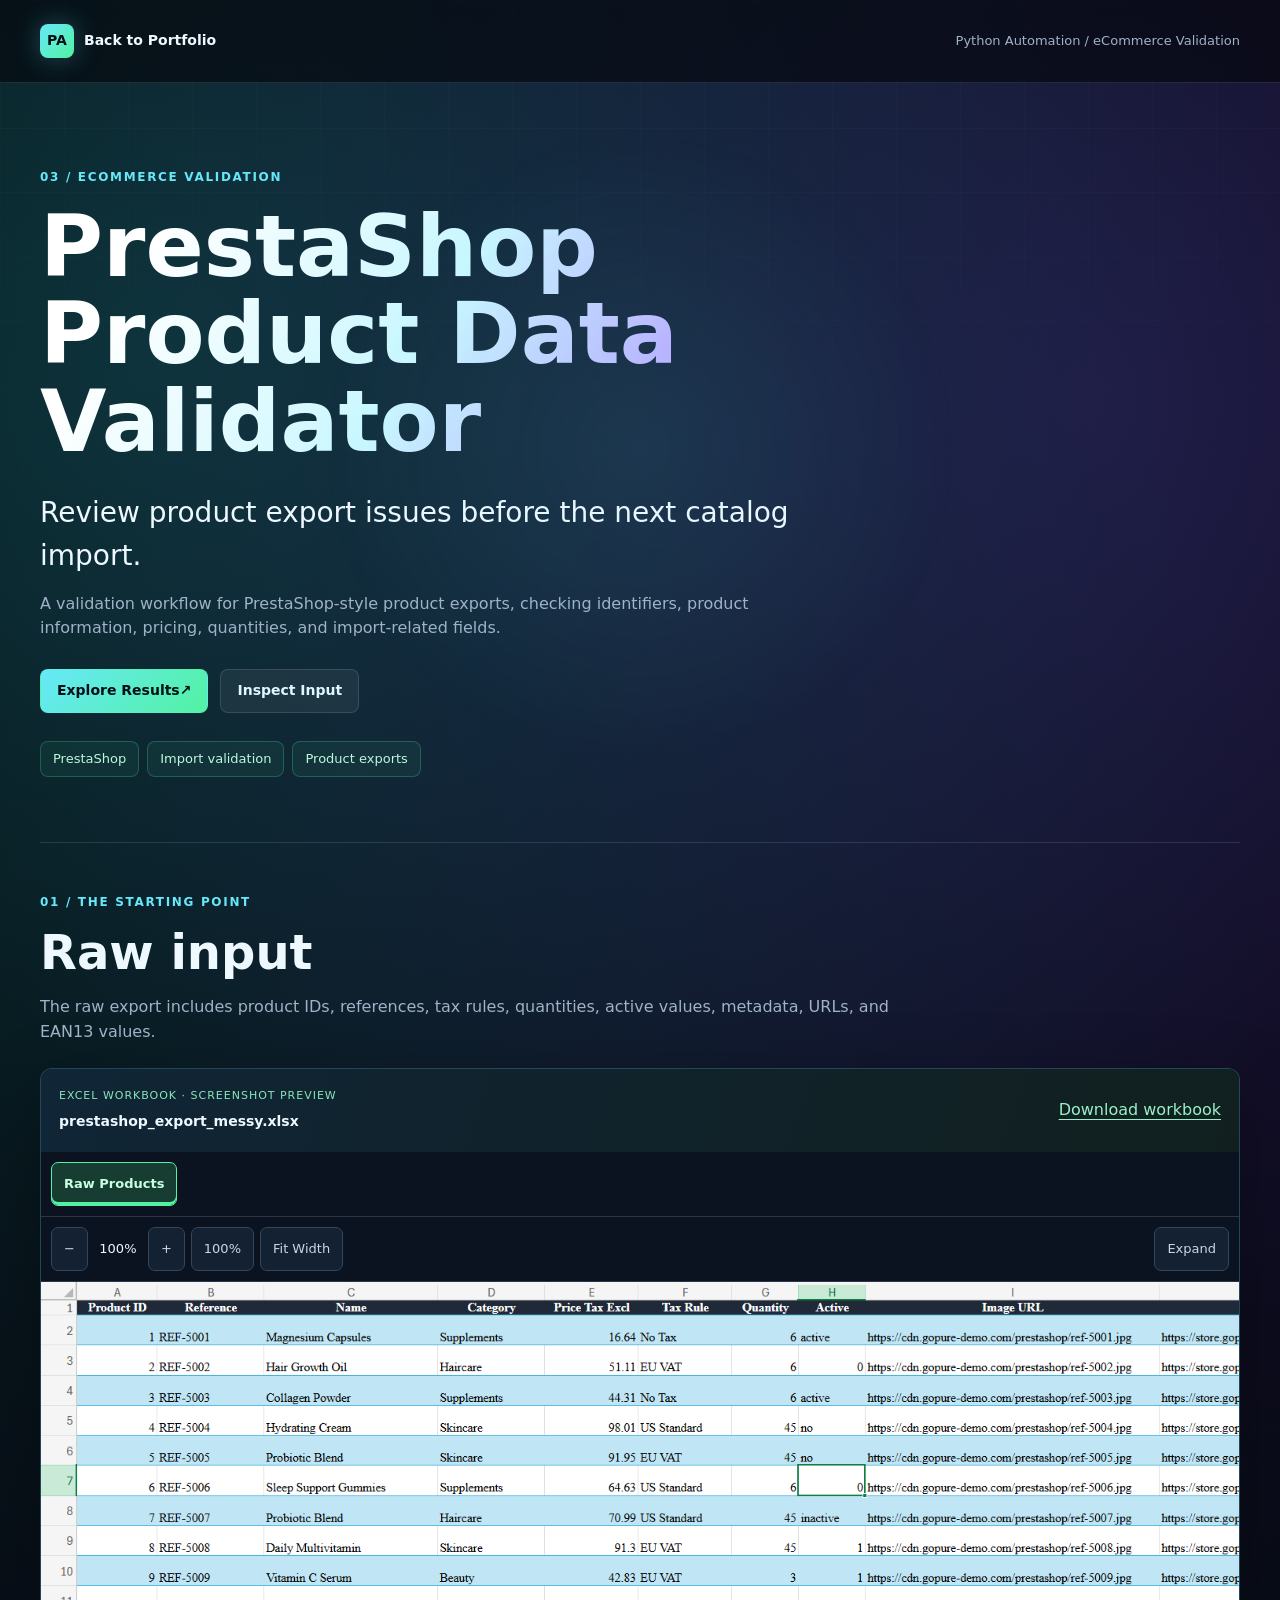
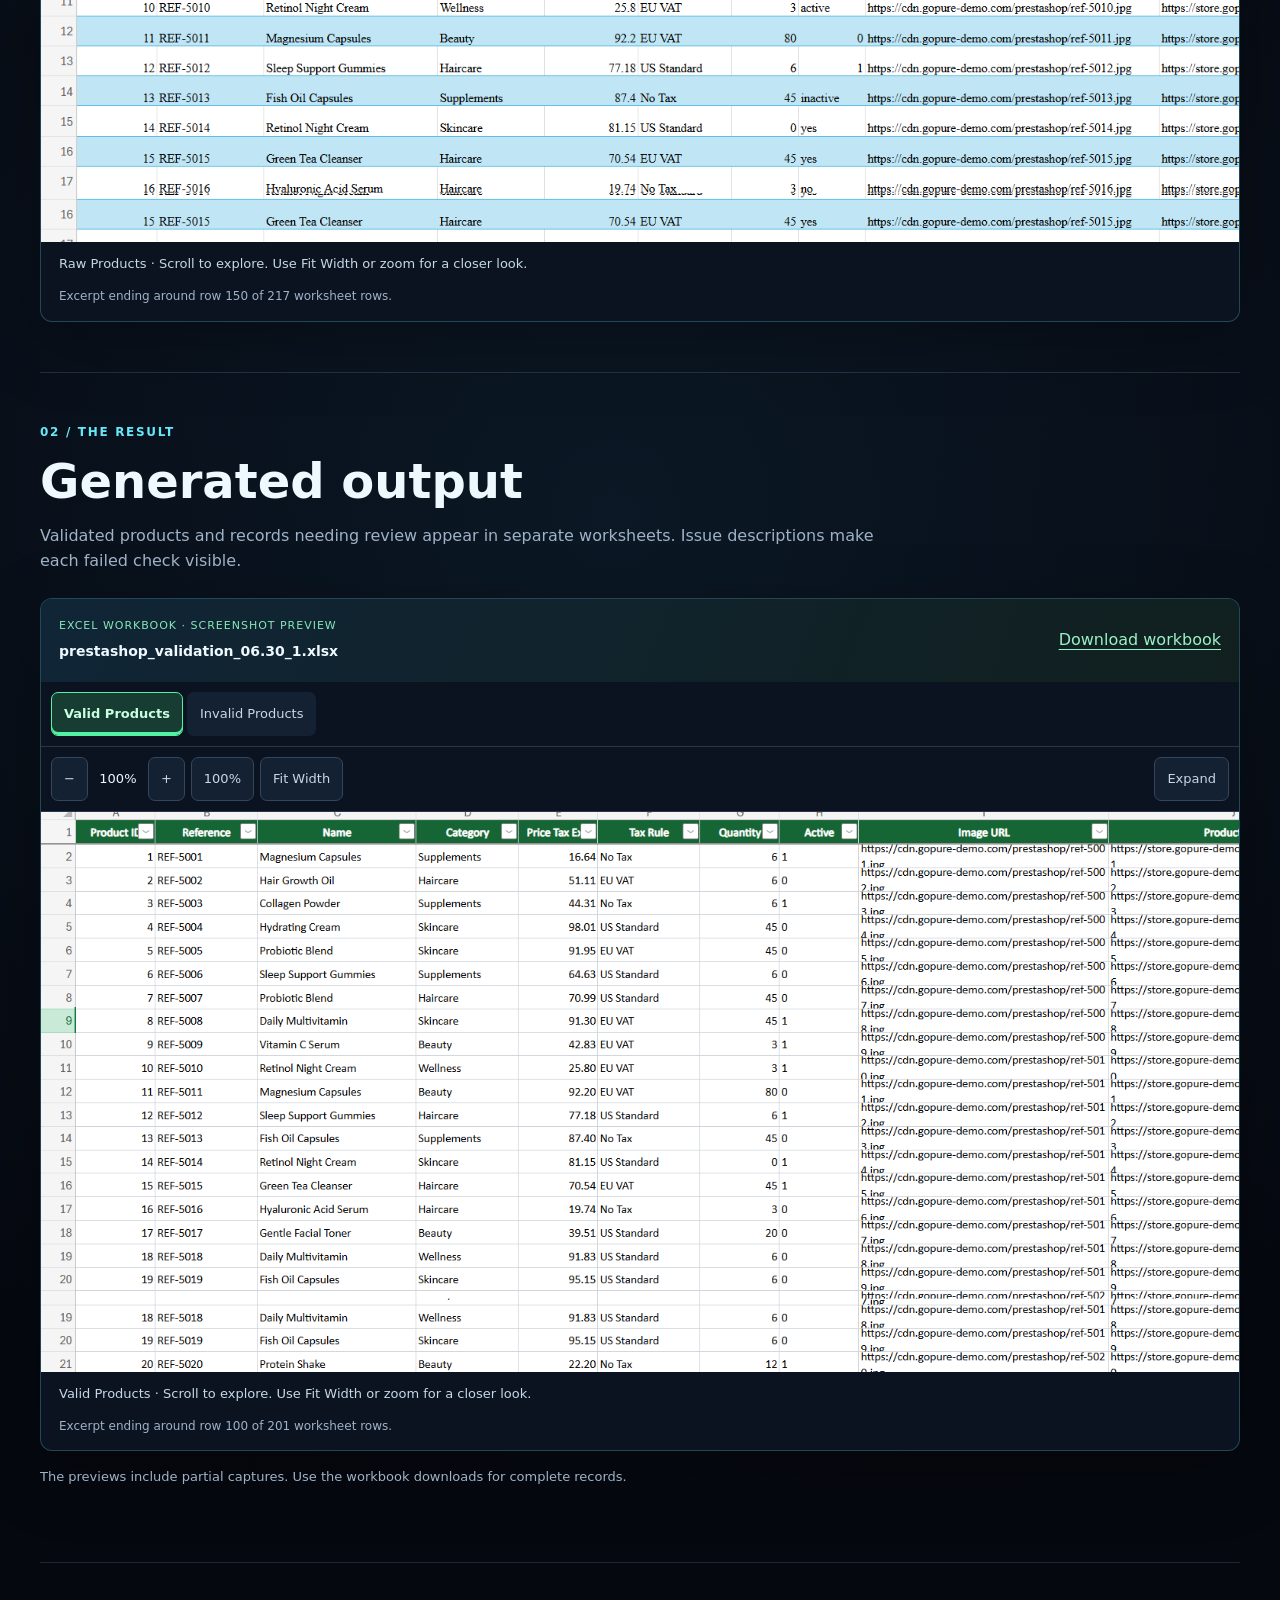
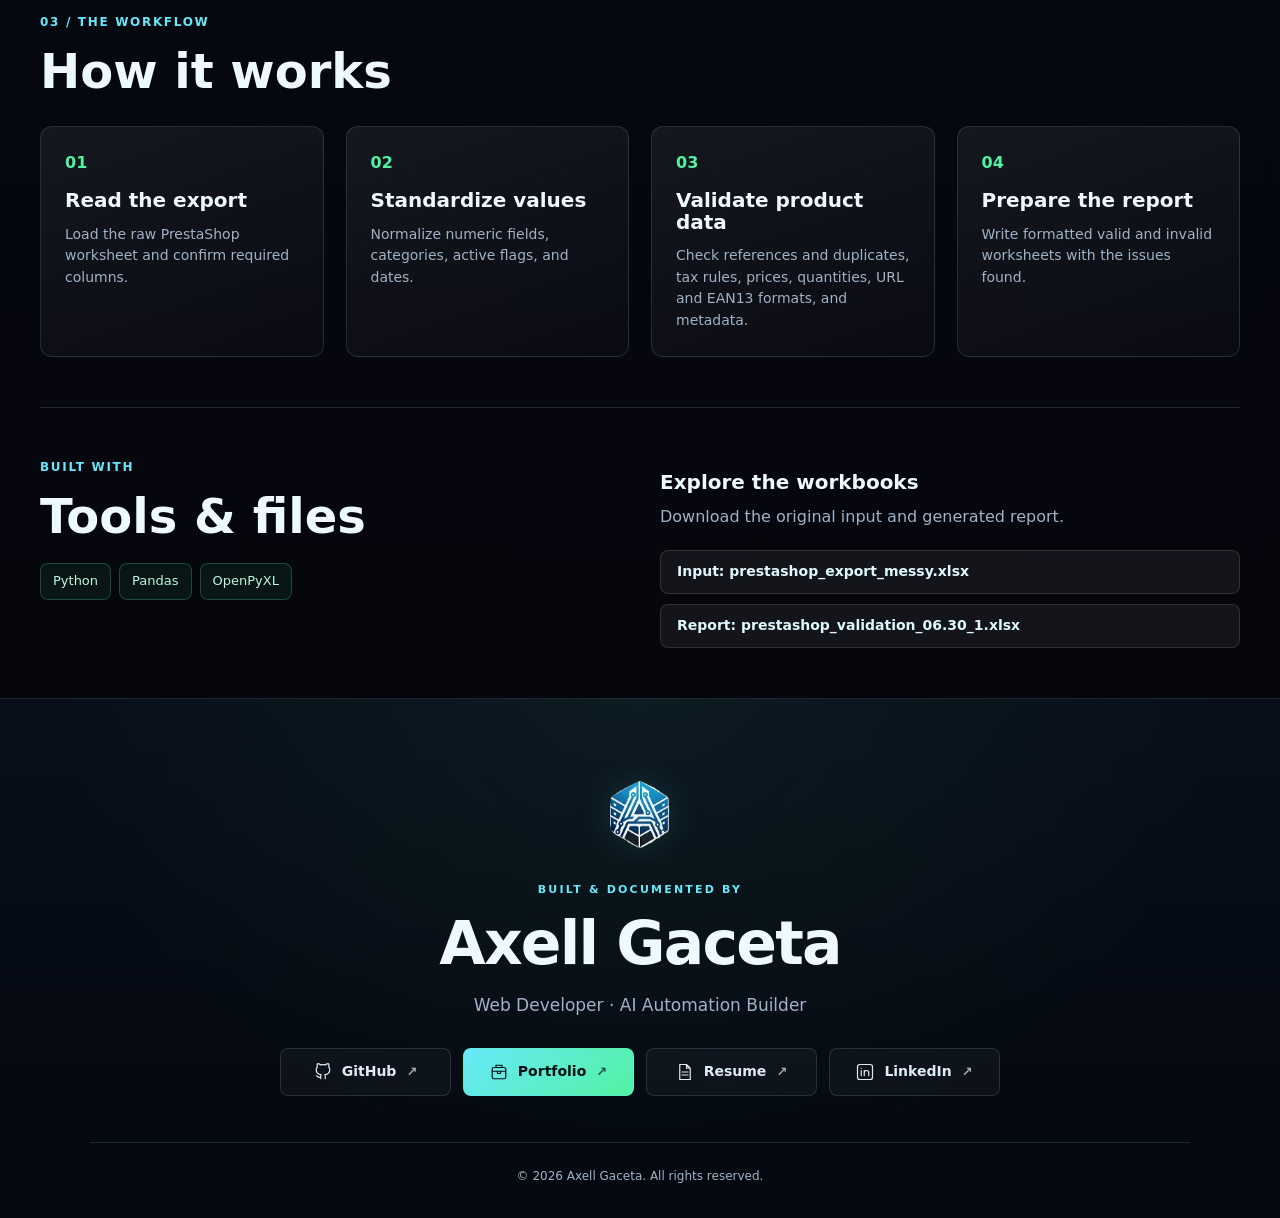
<file: prestashop-validator/index.html>
<!doctype html>
<html lang="en">
<head>
  <meta charset="utf-8">
  <meta name="viewport" content="width=device-width, initial-scale=1">
  <title>PrestaShop Product Data Validator | Axell Gaceta</title>
  <meta name="description" content="A validation workflow for PrestaShop-style product exports, checking identifiers, product information, pricing, quantities, and import-related fields.">
  <link rel="icon" href="/assets/images/logo.png" type="image/png">
  <link rel="stylesheet" href="/assets/css/style.css">
  <link rel="stylesheet" href="/assets/css/project.css">
  <link rel="stylesheet" href="/assets/css/excel-viewer.css">
  <link rel="stylesheet" href="/assets/css/footer.css">
  <script defer src="/assets/js/projects-config.js"></script>
  <script defer src="/assets/js/excel-viewer.js"></script>
  <script defer src="/assets/js/project-page.js"></script>
  <script defer src="/assets/js/footer.js"></script>
</head>
<body class="project-page" data-project="prestashop-validator">
  <a class="project-skip" href="#main">Skip to content</a>
  <header class="project-nav"><a class="brand" href="/"><span class="brand-mark">PA</span> Back to Portfolio</a><span>Python Automation / eCommerce Validation</span></header>
  <main id="main" class="project-main">
    <section class="project-hero">
      <p class="eyebrow">03 / eCommerce Validation</p>
      <h1>PrestaShop Product Data Validator</h1>
      <p class="project-lead">Review product export issues before the next catalog import.</p>
      <p>A validation workflow for PrestaShop-style product exports, checking identifiers, product information, pricing, quantities, and import-related fields.</p>
      <div class="project-actions"><a class="button button-primary" href="#generated-output">Explore Results <span aria-hidden="true">↗</span></a><a class="button" href="#raw-input">Inspect Input</a></div>
      <div class="project-tags" aria-label="Project capabilities"><span>PrestaShop</span><span>Import validation</span><span>Product exports</span></div>
    </section>
    <section class="project-section" id="raw-input" aria-labelledby="raw-heading">
      <p class="eyebrow">01 / The starting point</p><h2 id="raw-heading">Raw input</h2>
      <p>The raw export includes product IDs, references, tax rules, quantities, active values, metadata, URLs, and EAN13 values.</p>
      <div data-excel-viewer="raw"><p>Enable JavaScript to explore the worksheet preview.</p></div>
    </section>
    <section class="project-section" id="generated-output" aria-labelledby="output-heading">
      <p class="eyebrow">02 / The result</p><h2 id="output-heading">Generated output</h2>
      <p>Validated products and records needing review appear in separate worksheets. Issue descriptions make each failed check visible.</p>
      <div data-excel-viewer="output"><p>Enable JavaScript to explore the worksheet previews.</p></div>
      <p class="project-note">The previews include partial captures. Use the workbook downloads for complete records.</p>
    </section>
    <section class="project-section" aria-labelledby="workflow-heading">
      <p class="eyebrow">03 / The workflow</p><h2 id="workflow-heading">How it works</h2>
      <ol class="project-workflow"><li><h3>Read the export</h3><p>Load the raw PrestaShop worksheet and confirm required columns.</p></li><li><h3>Standardize values</h3><p>Normalize numeric fields, categories, active flags, and dates.</p></li><li><h3>Validate product data</h3><p>Check references and duplicates, tax rules, prices, quantities, URL and EAN13 formats, and metadata.</p></li><li><h3>Prepare the report</h3><p>Write formatted valid and invalid worksheets with the issues found.</p></li></ol>
    </section>
    <section class="project-section project-resources" aria-labelledby="resources-heading">
      <div><p class="eyebrow">Built with</p><h2 id="resources-heading">Tools &amp; files</h2><div class="project-tags"><span>Python</span><span>Pandas</span><span>OpenPyXL</span></div></div>
      <div><h3>Explore the workbooks</h3><p>Download the original input and generated report.</p><div class="project-downloads" data-project-downloads></div><noscript><p>Enable JavaScript to display the approved workbook download links.</p></noscript></div>
    </section>
  </main>
  <footer class="shared-footer" data-shared-footer aria-label="About Axell Gaceta"><p class="sf-fallback">Built &amp; documented by <a href="/">Axell Gaceta</a><br>Web Developer &middot; AI Automation Builder</p></footer>
</body>
</html>
</file>
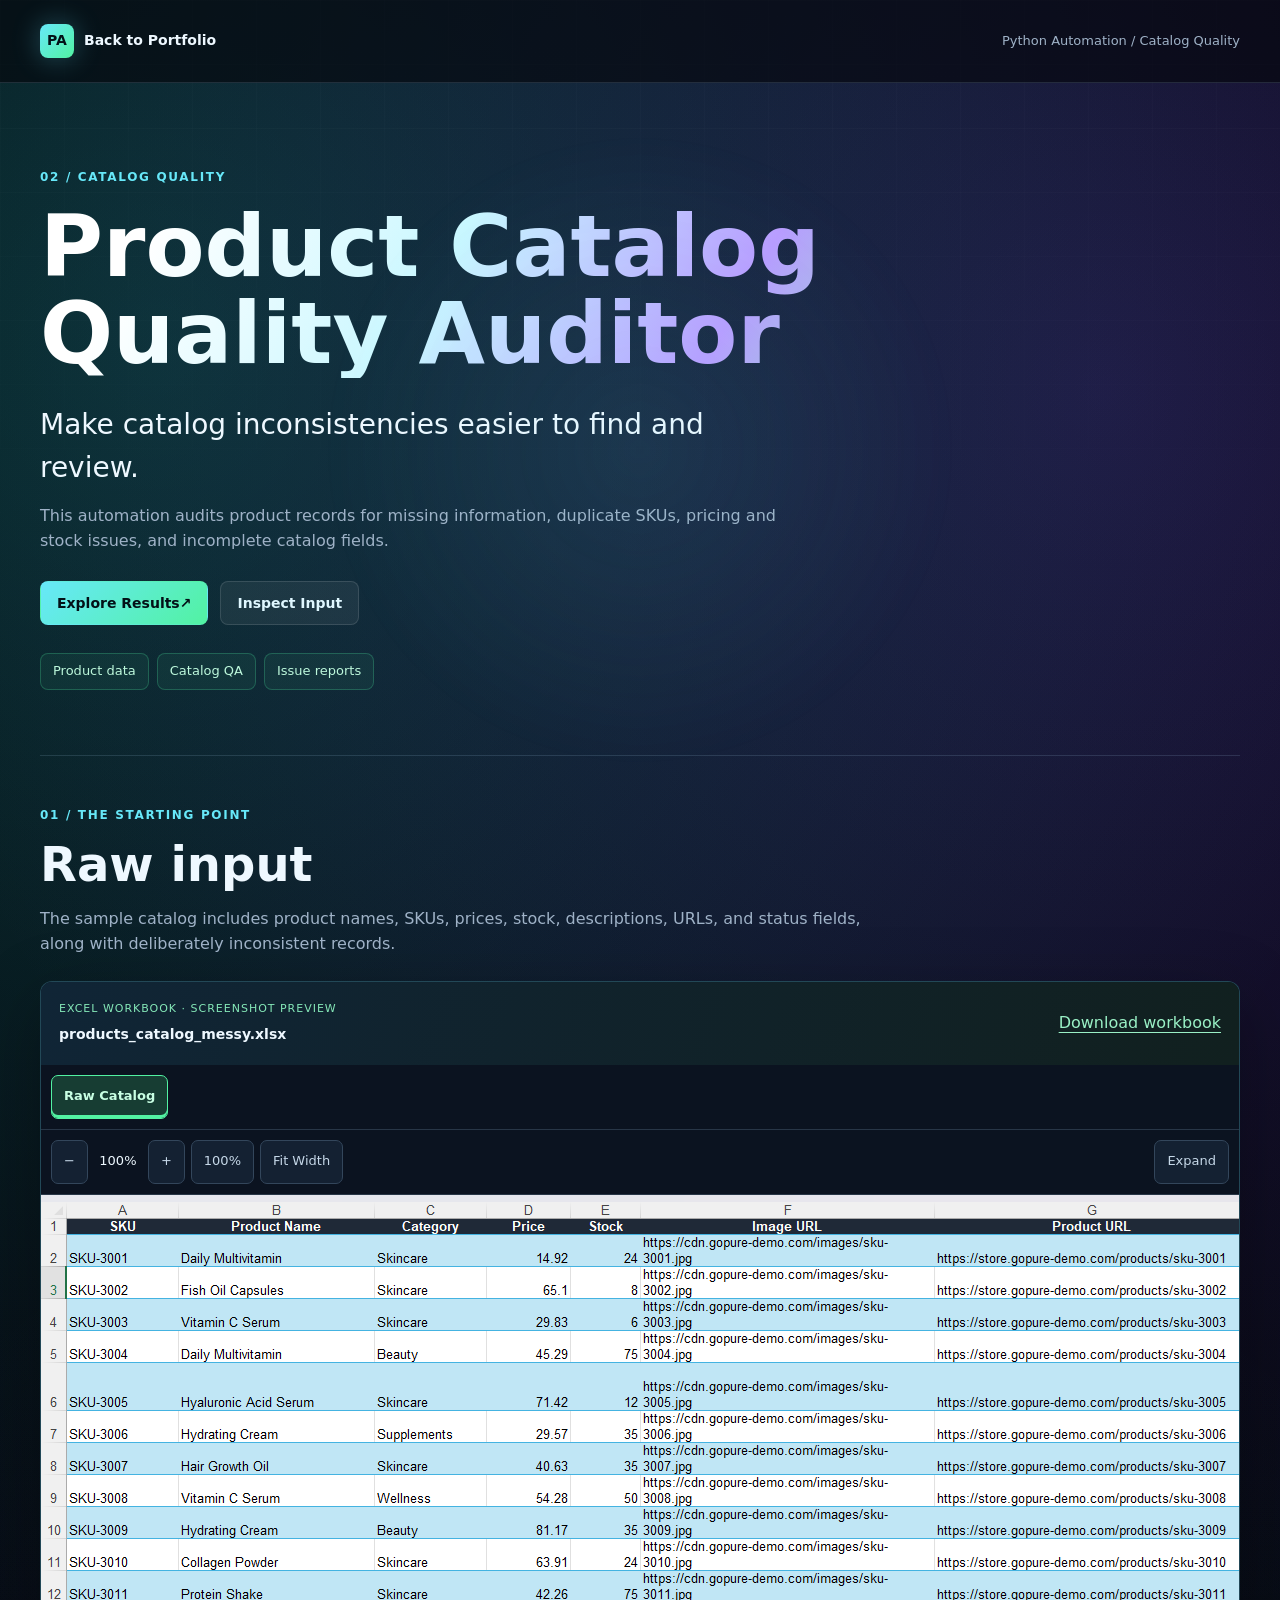
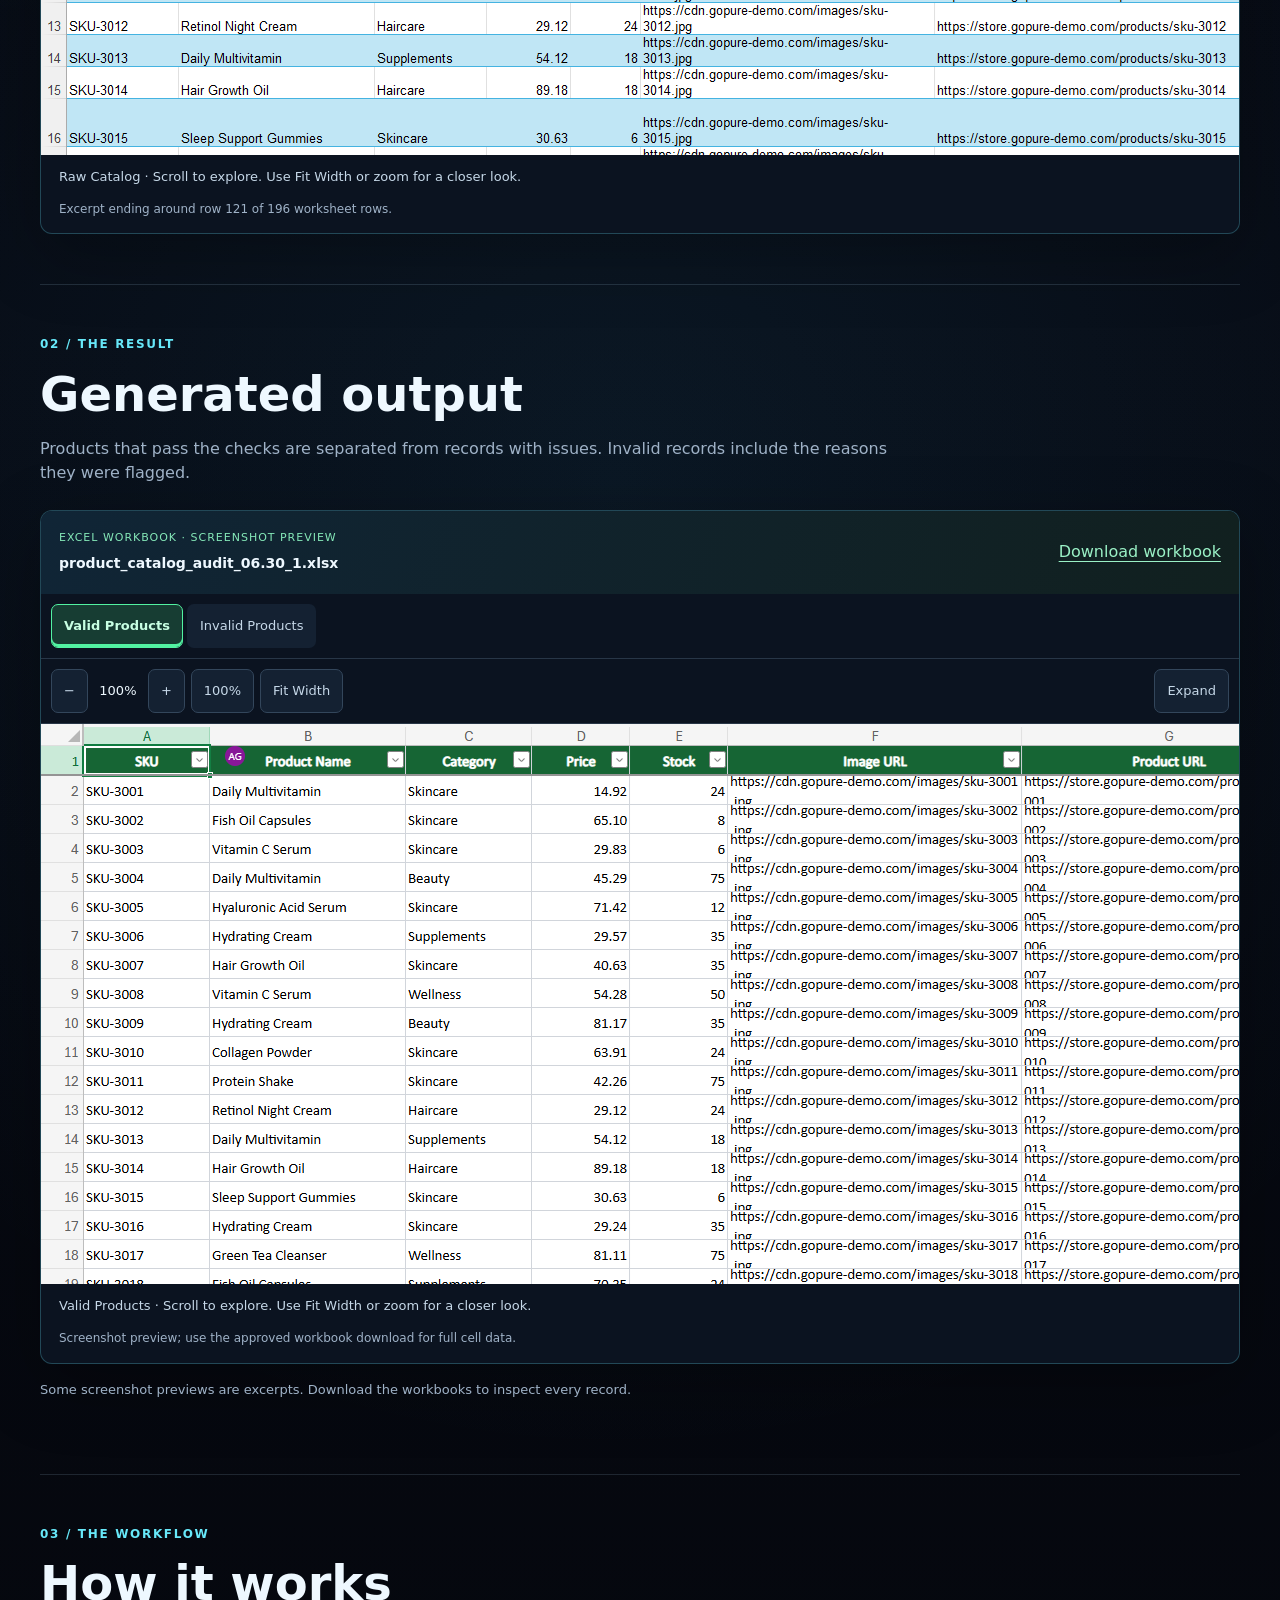
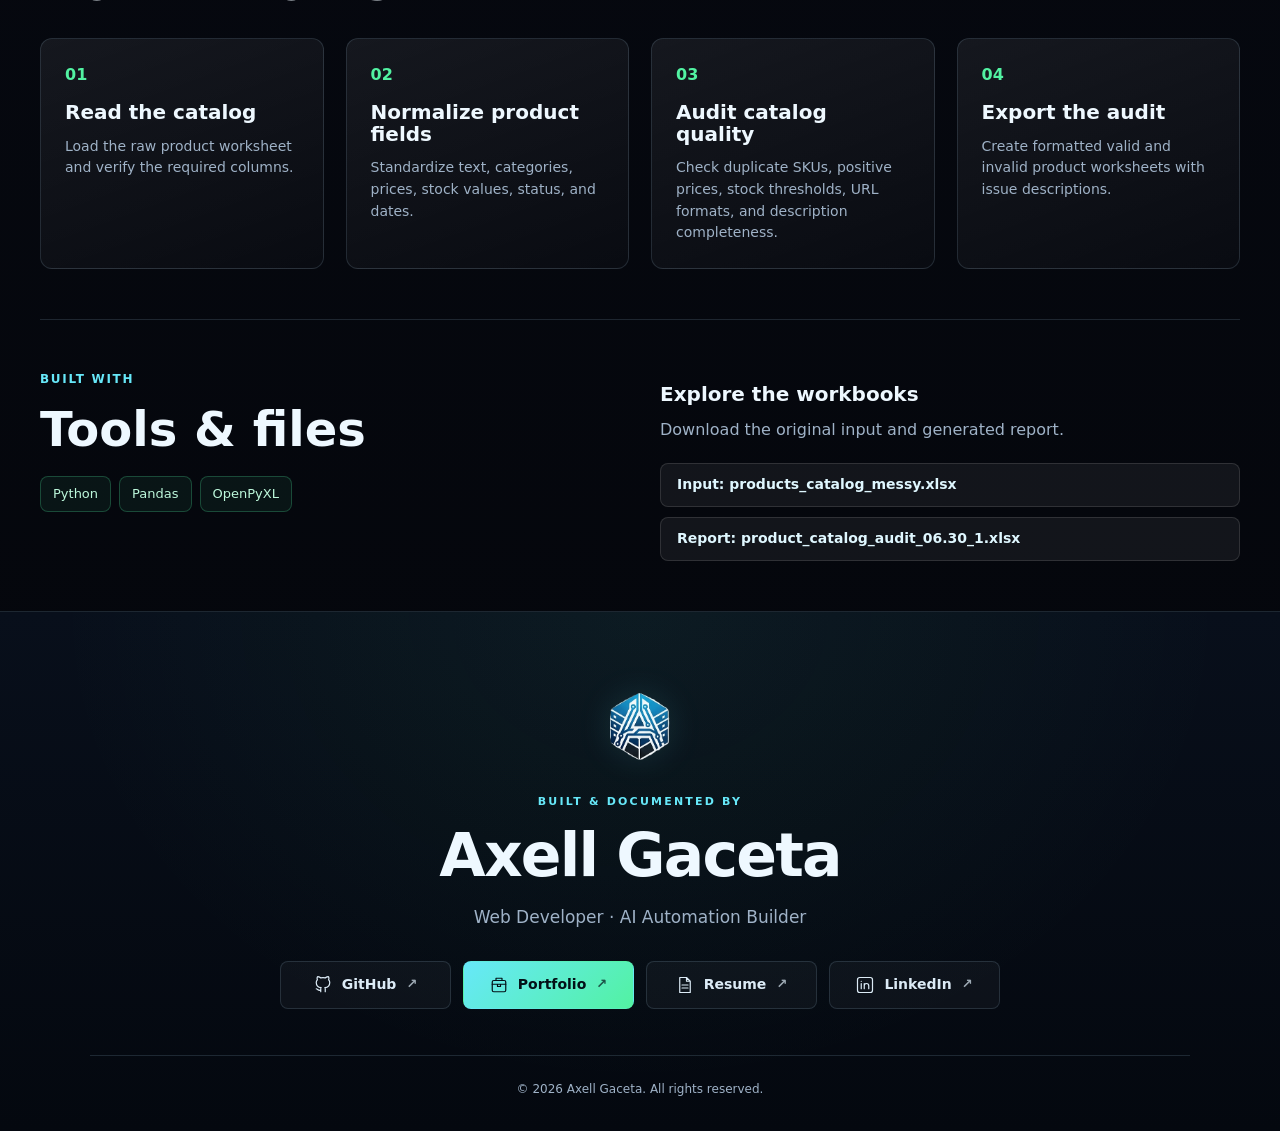
<file: product-catalog-auditor/index.html>
<!doctype html>
<html lang="en">
<head>
  <meta charset="utf-8">
  <meta name="viewport" content="width=device-width, initial-scale=1">
  <title>Product Catalog Quality Auditor | Axell Gaceta</title>
  <meta name="description" content="This automation audits product records for missing information, duplicate SKUs, pricing and stock issues, and incomplete catalog fields.">
  <link rel="icon" href="/assets/images/logo.png" type="image/png">
  <link rel="stylesheet" href="/assets/css/style.css">
  <link rel="stylesheet" href="/assets/css/project.css">
  <link rel="stylesheet" href="/assets/css/excel-viewer.css">
  <link rel="stylesheet" href="/assets/css/footer.css">
  <script defer src="/assets/js/projects-config.js"></script>
  <script defer src="/assets/js/excel-viewer.js"></script>
  <script defer src="/assets/js/project-page.js"></script>
  <script defer src="/assets/js/footer.js"></script>
</head>
<body class="project-page" data-project="product-catalog-auditor">
  <a class="project-skip" href="#main">Skip to content</a>
  <header class="project-nav"><a class="brand" href="/"><span class="brand-mark">PA</span> Back to Portfolio</a><span>Python Automation / Catalog Quality</span></header>
  <main id="main" class="project-main">
    <section class="project-hero">
      <p class="eyebrow">02 / Catalog Quality</p>
      <h1>Product Catalog Quality Auditor</h1>
      <p class="project-lead">Make catalog inconsistencies easier to find and review.</p>
      <p>This automation audits product records for missing information, duplicate SKUs, pricing and stock issues, and incomplete catalog fields.</p>
      <div class="project-actions"><a class="button button-primary" href="#generated-output">Explore Results <span aria-hidden="true">↗</span></a><a class="button" href="#raw-input">Inspect Input</a></div>
      <div class="project-tags" aria-label="Project capabilities"><span>Product data</span><span>Catalog QA</span><span>Issue reports</span></div>
    </section>
    <section class="project-section" id="raw-input" aria-labelledby="raw-heading">
      <p class="eyebrow">01 / The starting point</p><h2 id="raw-heading">Raw input</h2>
      <p>The sample catalog includes product names, SKUs, prices, stock, descriptions, URLs, and status fields, along with deliberately inconsistent records.</p>
      <div data-excel-viewer="raw"><p>Enable JavaScript to explore the worksheet preview.</p></div>
    </section>
    <section class="project-section" id="generated-output" aria-labelledby="output-heading">
      <p class="eyebrow">02 / The result</p><h2 id="output-heading">Generated output</h2>
      <p>Products that pass the checks are separated from records with issues. Invalid records include the reasons they were flagged.</p>
      <div data-excel-viewer="output"><p>Enable JavaScript to explore the worksheet previews.</p></div>
      <p class="project-note">Some screenshot previews are excerpts. Download the workbooks to inspect every record.</p>
    </section>
    <section class="project-section" aria-labelledby="workflow-heading">
      <p class="eyebrow">03 / The workflow</p><h2 id="workflow-heading">How it works</h2>
      <ol class="project-workflow"><li><h3>Read the catalog</h3><p>Load the raw product worksheet and verify the required columns.</p></li><li><h3>Normalize product fields</h3><p>Standardize text, categories, prices, stock values, status, and dates.</p></li><li><h3>Audit catalog quality</h3><p>Check duplicate SKUs, positive prices, stock thresholds, URL formats, and description completeness.</p></li><li><h3>Export the audit</h3><p>Create formatted valid and invalid product worksheets with issue descriptions.</p></li></ol>
    </section>
    <section class="project-section project-resources" aria-labelledby="resources-heading">
      <div><p class="eyebrow">Built with</p><h2 id="resources-heading">Tools &amp; files</h2><div class="project-tags"><span>Python</span><span>Pandas</span><span>OpenPyXL</span></div></div>
      <div><h3>Explore the workbooks</h3><p>Download the original input and generated report.</p><div class="project-downloads" data-project-downloads></div><noscript><p>Enable JavaScript to display the approved workbook download links.</p></noscript></div>
    </section>
  </main>
  <footer class="shared-footer" data-shared-footer aria-label="About Axell Gaceta"><p class="sf-fallback">Built &amp; documented by <a href="/">Axell Gaceta</a><br>Web Developer &middot; AI Automation Builder</p></footer>
</body>
</html>
</file>
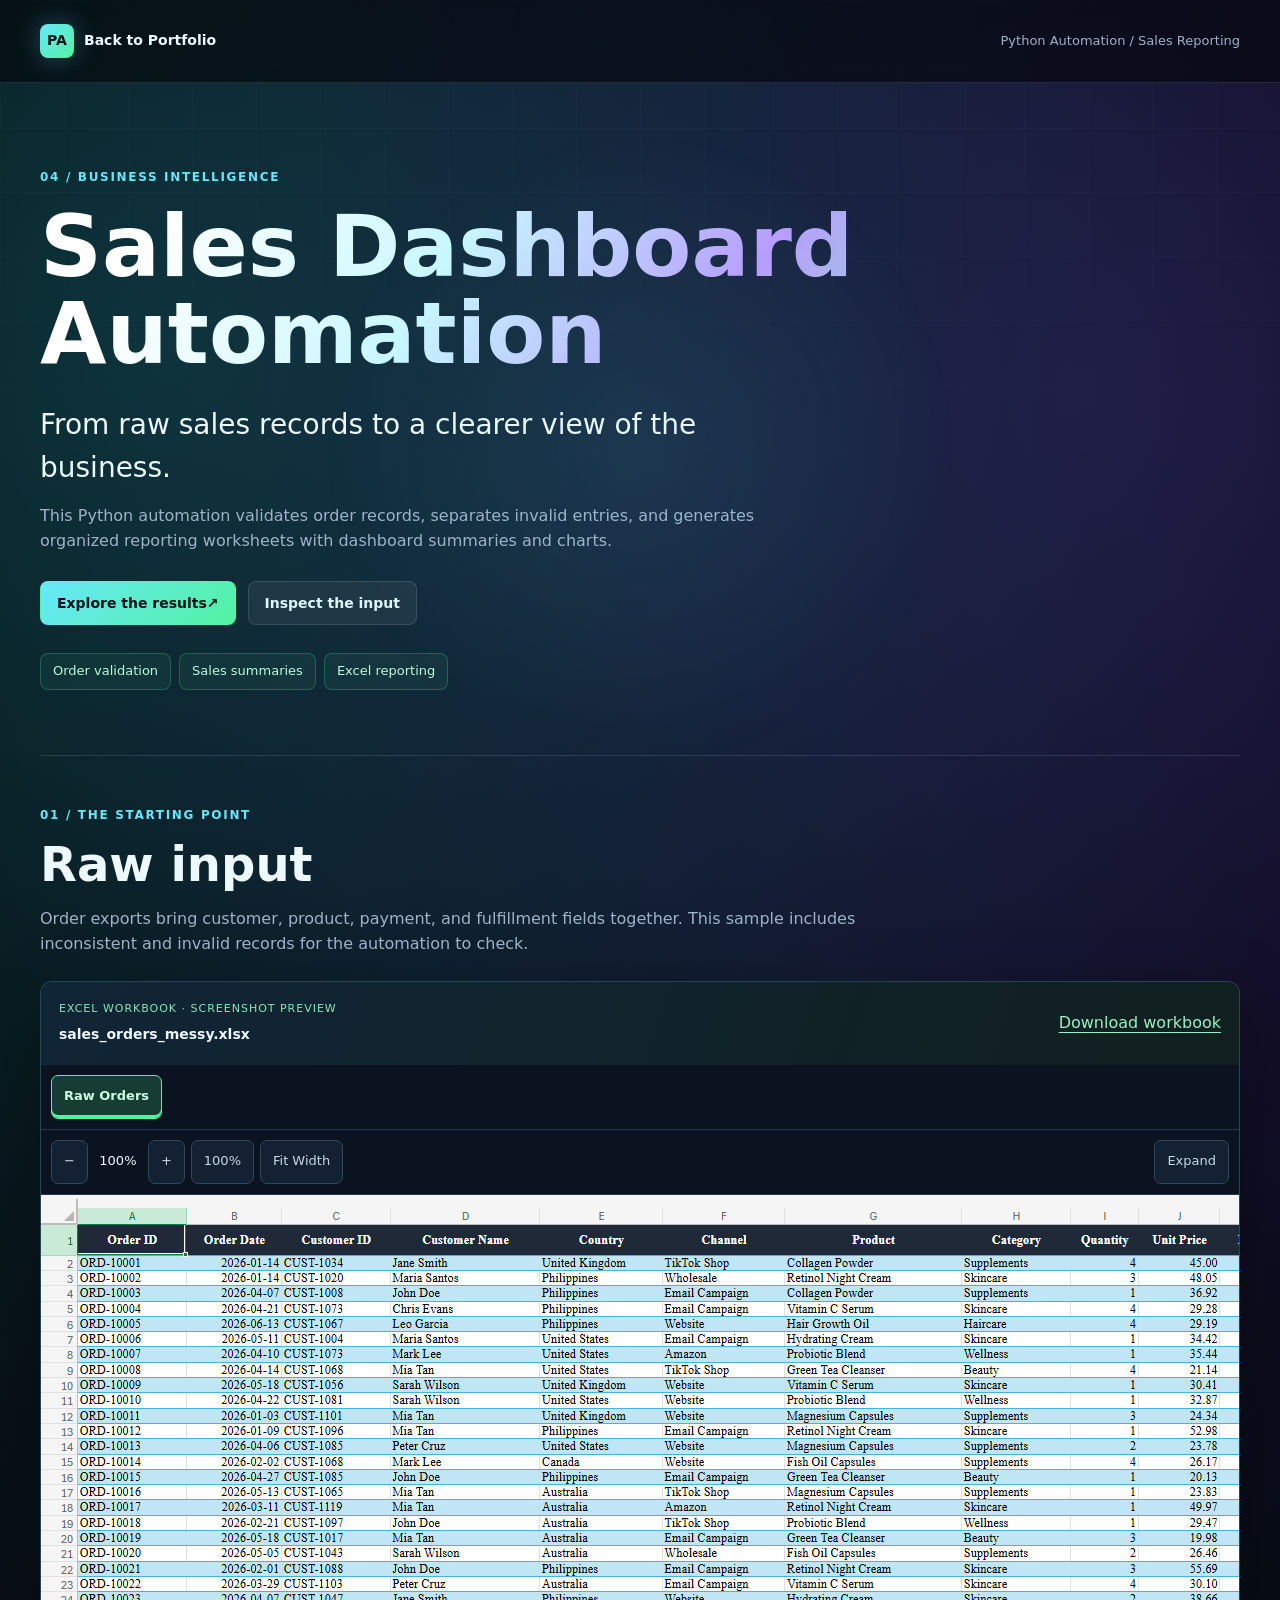
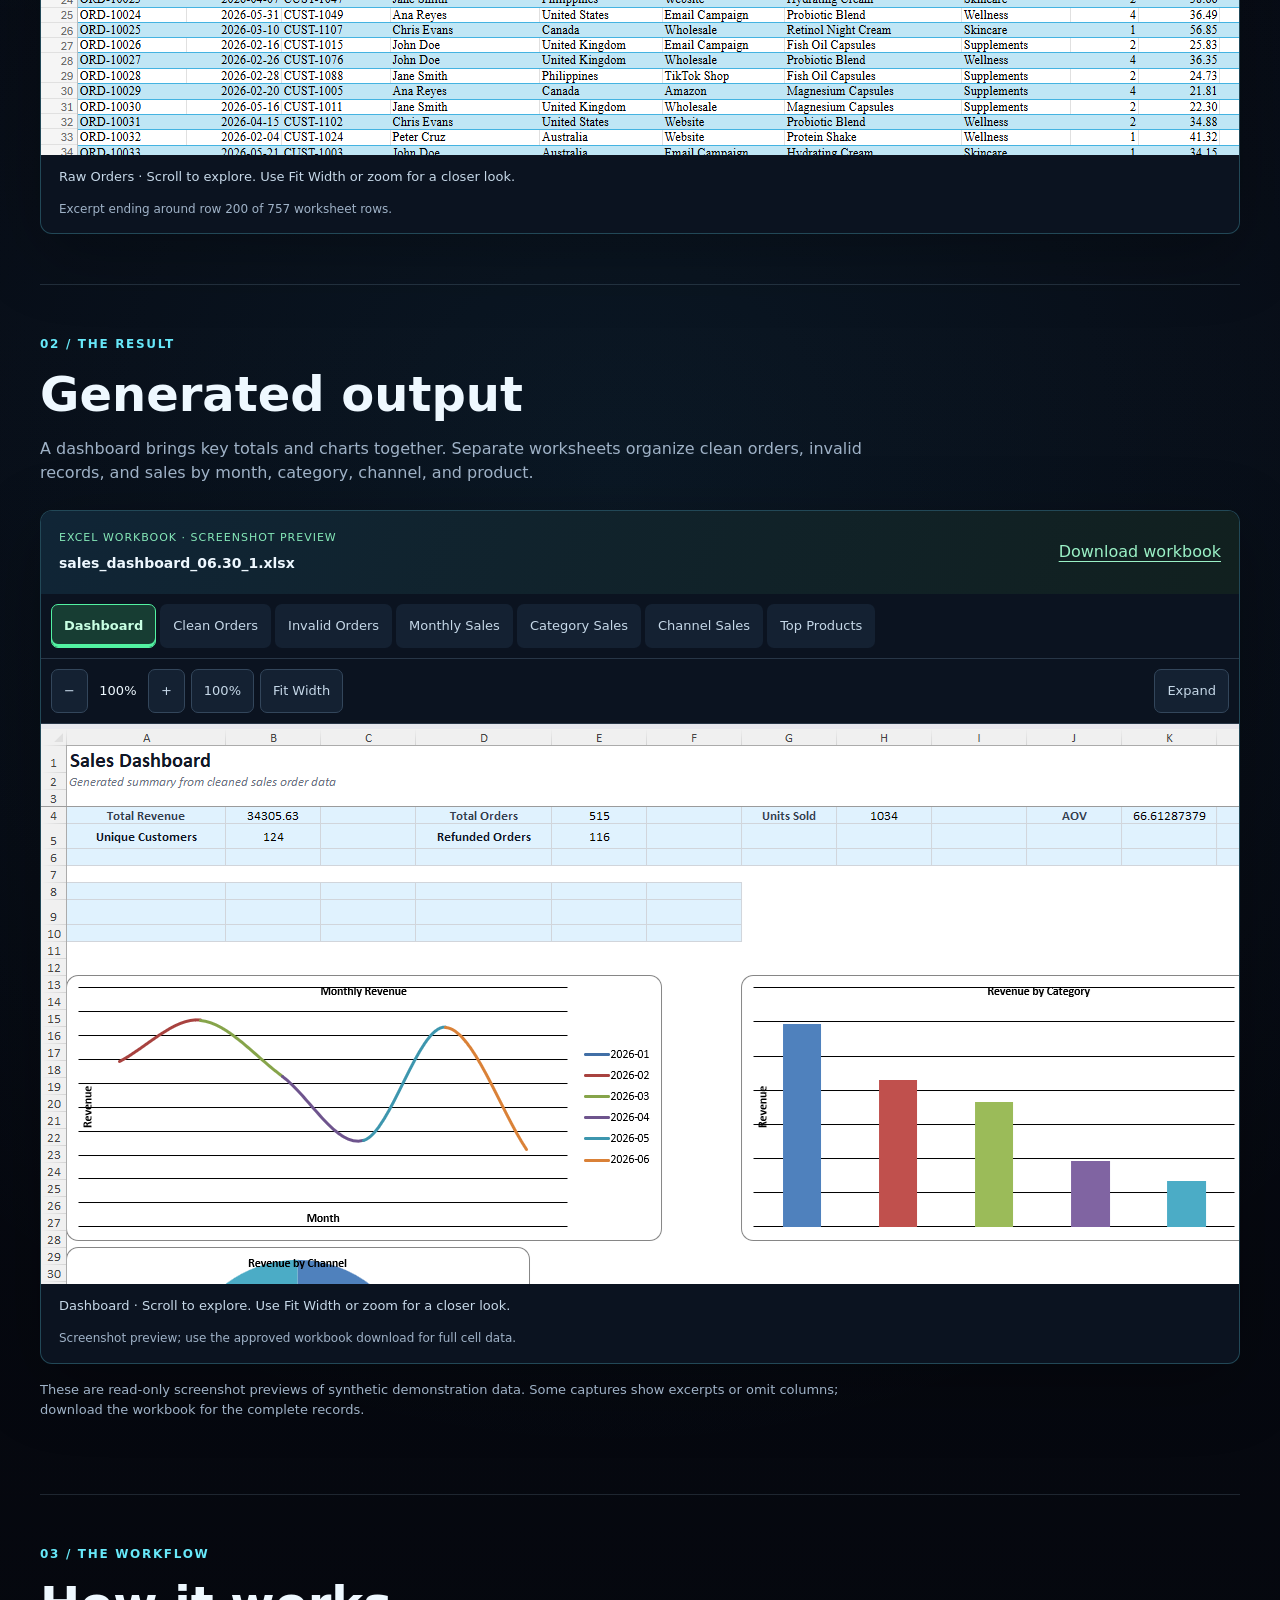
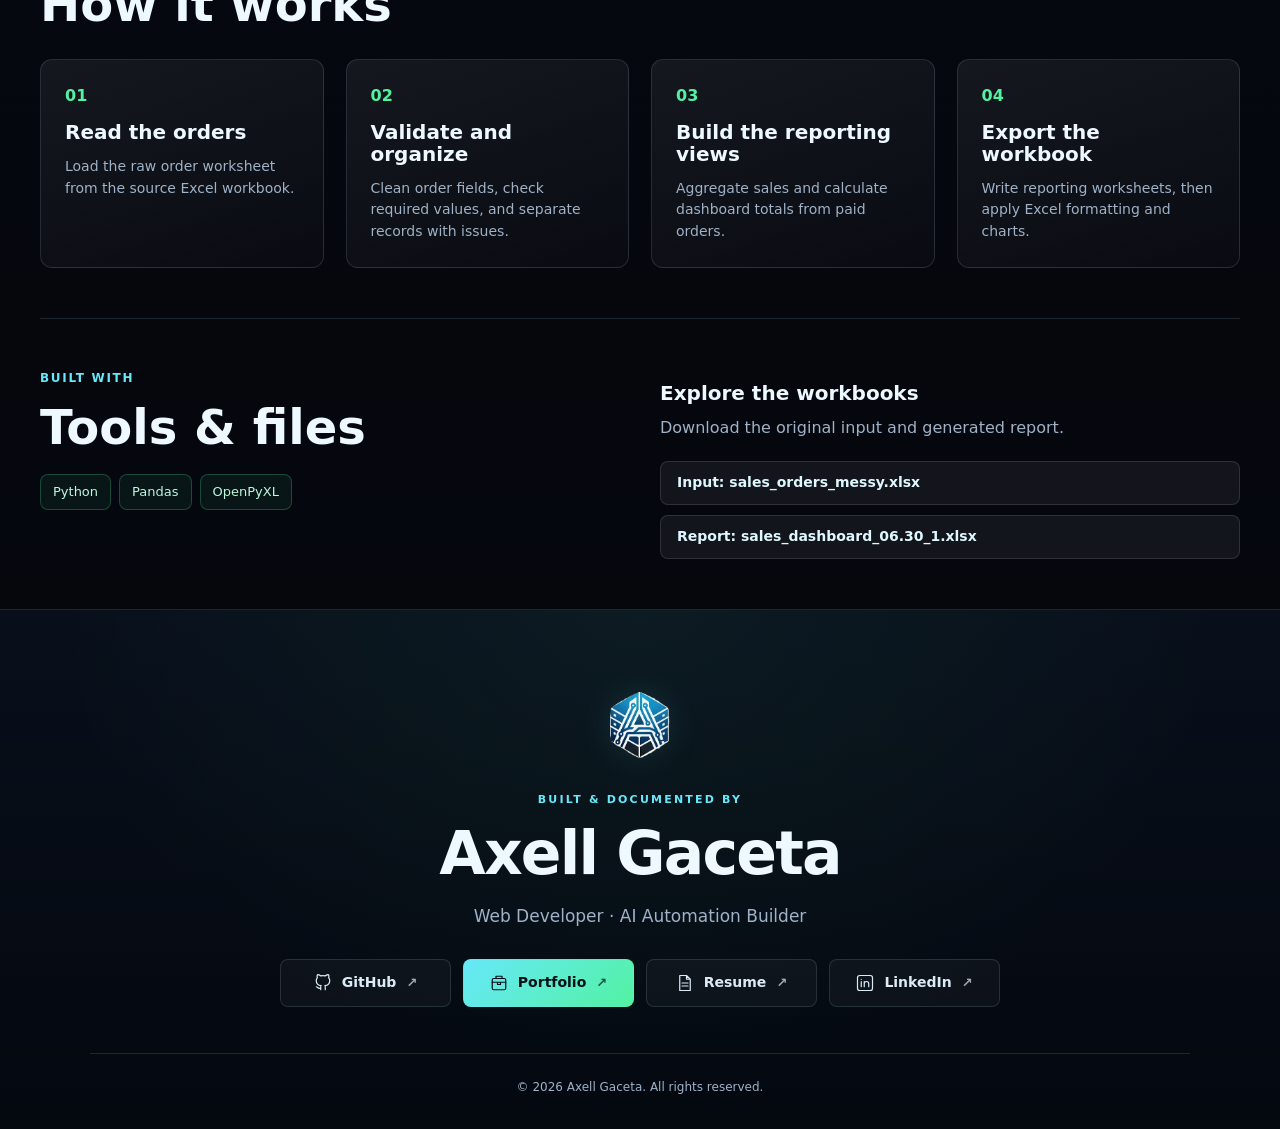
<file: sales-dashboard/index.html>
<!doctype html>
<html lang="en">
<head>
  <meta charset="utf-8">
  <meta name="viewport" content="width=device-width, initial-scale=1">
  <title>Sales Dashboard Automation | Axell Gaceta</title>
  <meta name="description" content="Explore a Python sales reporting workflow, from raw orders to cleaned records, dashboard charts, and reporting worksheets.">
  <link rel="icon" href="/assets/images/logo.png" type="image/png">
  <link rel="stylesheet" href="/assets/css/style.css">
  <link rel="stylesheet" href="/assets/css/project.css">
  <link rel="stylesheet" href="/assets/css/excel-viewer.css">
  <script defer src="/assets/js/projects-config.js"></script>
  <script defer src="/assets/js/excel-viewer.js"></script>
  <script defer src="/assets/js/project-page.js"></script>
<link rel="stylesheet" href="/assets/css/footer.css">
<script defer src="/assets/js/footer.js"></script>
</head>
<body class="project-page" data-project="sales-dashboard">
  <a class="project-skip" href="#main">Skip to content</a>
  <header class="project-nav"><a class="brand" href="/"><span class="brand-mark">PA</span> Back to Portfolio</a><span>Python Automation / Sales Reporting</span></header>
  <main id="main" class="project-main">
    <section class="project-hero">
      <p class="eyebrow">04 / Business Intelligence</p>
      <h1>Sales Dashboard Automation</h1>
      <p class="project-lead">From raw sales records to a clearer view of the business.</p>
      <p>This Python automation validates order records, separates invalid entries, and generates organized reporting worksheets with dashboard summaries and charts.</p>
      <div class="project-actions"><a class="button button-primary" href="#generated-output">Explore the results <span aria-hidden="true">↗</span></a><a class="button" href="#raw-input">Inspect the input</a></div>
      <div class="project-tags" aria-label="Project capabilities"><span>Order validation</span><span>Sales summaries</span><span>Excel reporting</span></div>
    </section>
    <section class="project-section" id="raw-input" aria-labelledby="raw-heading">
      <p class="eyebrow">01 / The starting point</p><h2 id="raw-heading">Raw input</h2>
      <p>Order exports bring customer, product, payment, and fulfillment fields together. This sample includes inconsistent and invalid records for the automation to check.</p>
      <div data-excel-viewer="raw"><p>Enable JavaScript to explore the worksheet preview.</p></div>
    </section>
    <section class="project-section" id="generated-output" aria-labelledby="output-heading">
      <p class="eyebrow">02 / The result</p><h2 id="output-heading">Generated output</h2>
      <p>A dashboard brings key totals and charts together. Separate worksheets organize clean orders, invalid records, and sales by month, category, channel, and product.</p>
      <div data-excel-viewer="output"><p>Enable JavaScript to explore the worksheet previews.</p></div>
      <p class="project-note">These are read-only screenshot previews of synthetic demonstration data. Some captures show excerpts or omit columns; download the workbook for the complete records.</p>
    </section>
    <section class="project-section" aria-labelledby="workflow-heading">
      <p class="eyebrow">03 / The workflow</p><h2 id="workflow-heading">How it works</h2>
      <ol class="project-workflow"><li><h3>Read the orders</h3><p>Load the raw order worksheet from the source Excel workbook.</p></li><li><h3>Validate and organize</h3><p>Clean order fields, check required values, and separate records with issues.</p></li><li><h3>Build the reporting views</h3><p>Aggregate sales and calculate dashboard totals from paid orders.</p></li><li><h3>Export the workbook</h3><p>Write reporting worksheets, then apply Excel formatting and charts.</p></li></ol>
    </section>
    <section class="project-section project-resources" aria-labelledby="resources-heading">
      <div><p class="eyebrow">Built with</p><h2 id="resources-heading">Tools &amp; files</h2><div class="project-tags"><span>Python</span><span>Pandas</span><span>OpenPyXL</span></div></div>
      <div><h3>Explore the workbooks</h3><p>Download the original input and generated report.</p><div class="project-downloads" data-project-downloads></div><noscript><p>Enable JavaScript to display the approved workbook download links.</p></noscript></div>
    </section>
  </main>
  <footer class="shared-footer" data-shared-footer aria-label="About Axell Gaceta"><p class="sf-fallback">Built &amp; documented by <a href="/">Axell Gaceta</a><br>Web Developer ? AI Automation Builder</p></footer>
</body>
</html>
</file>
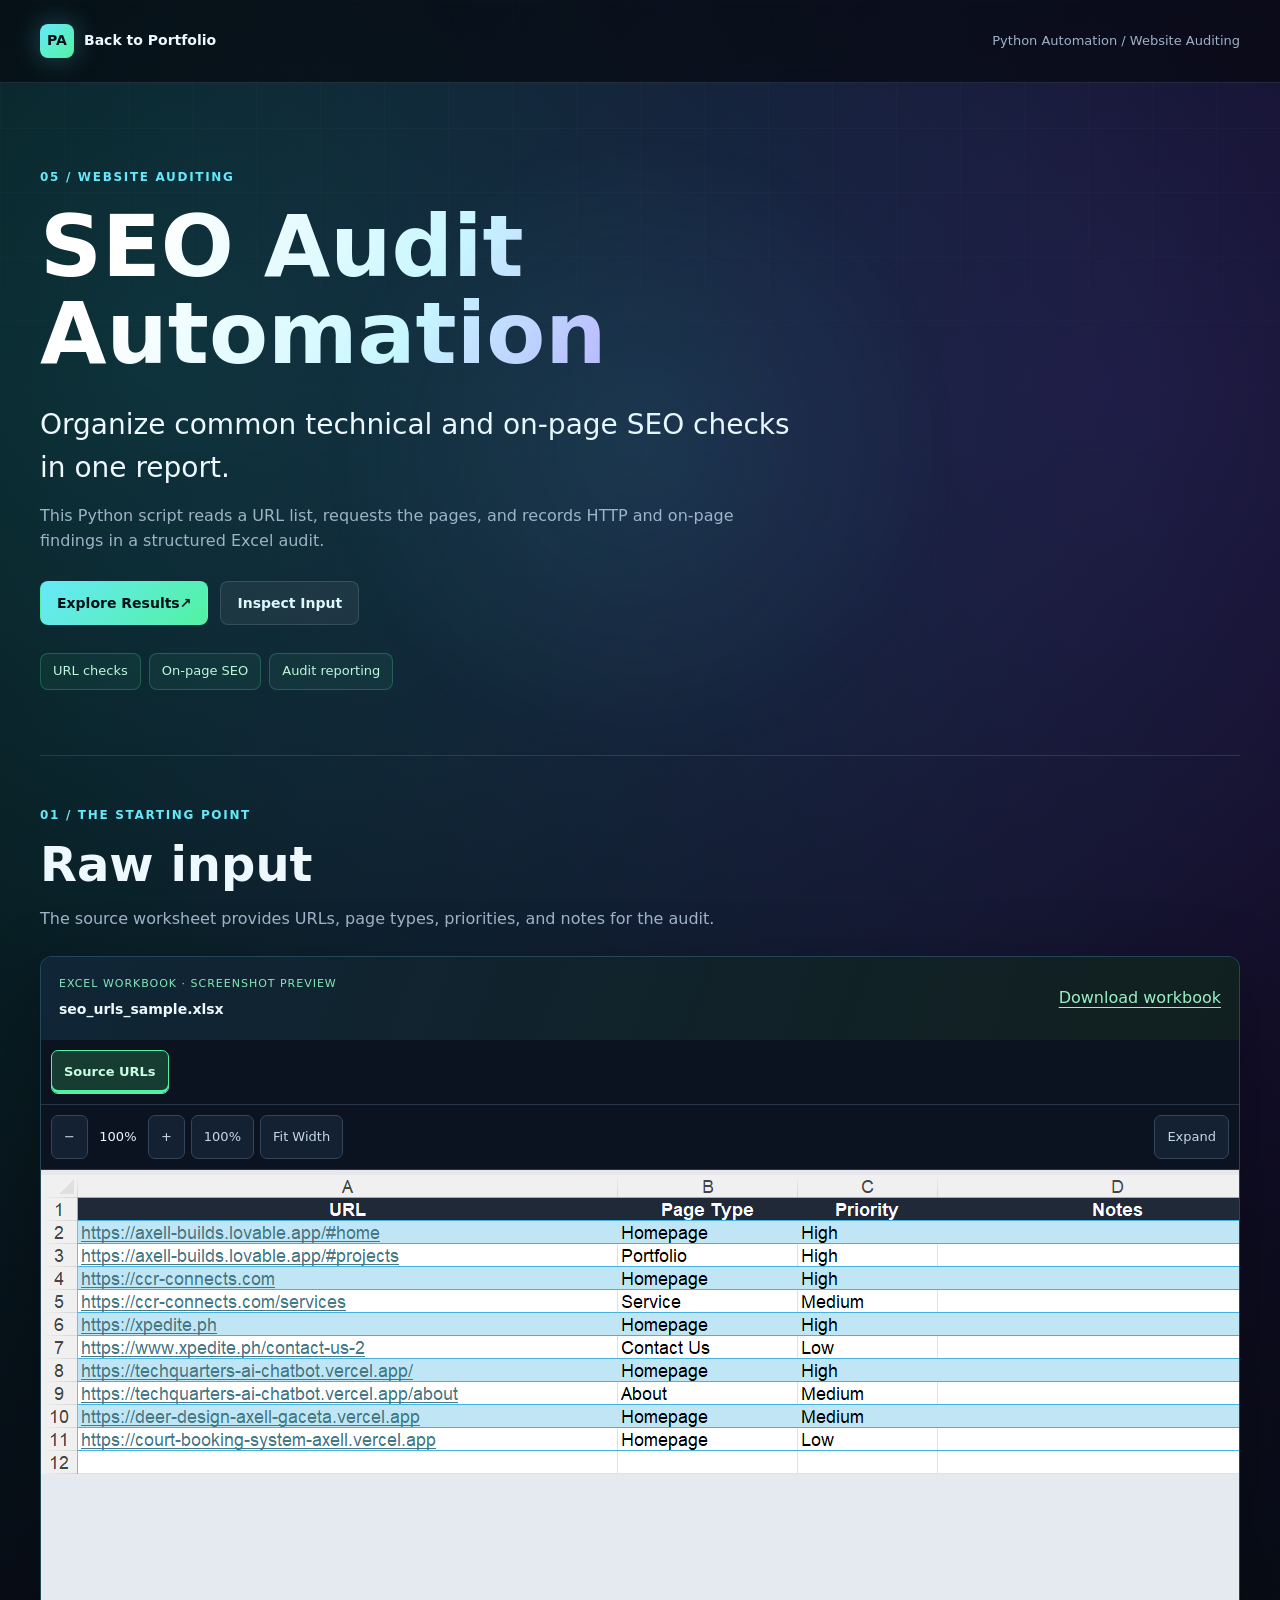
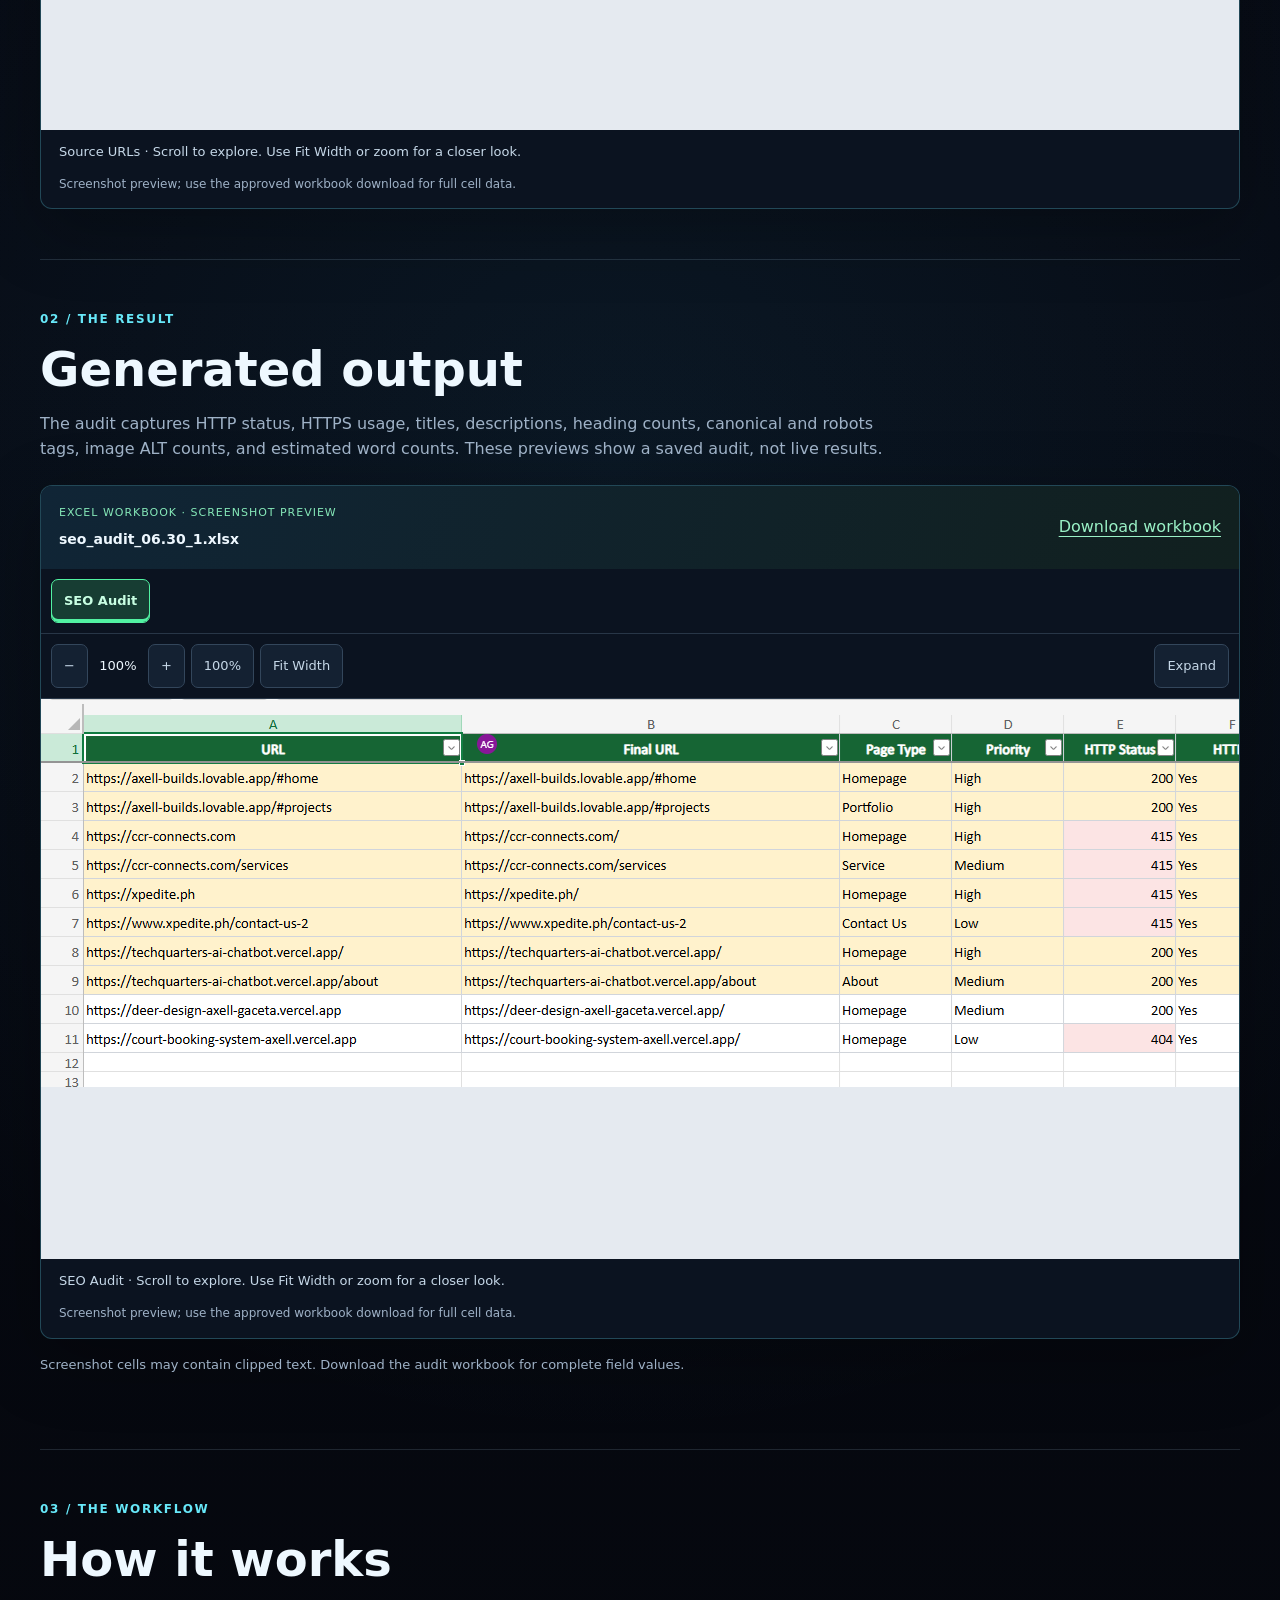
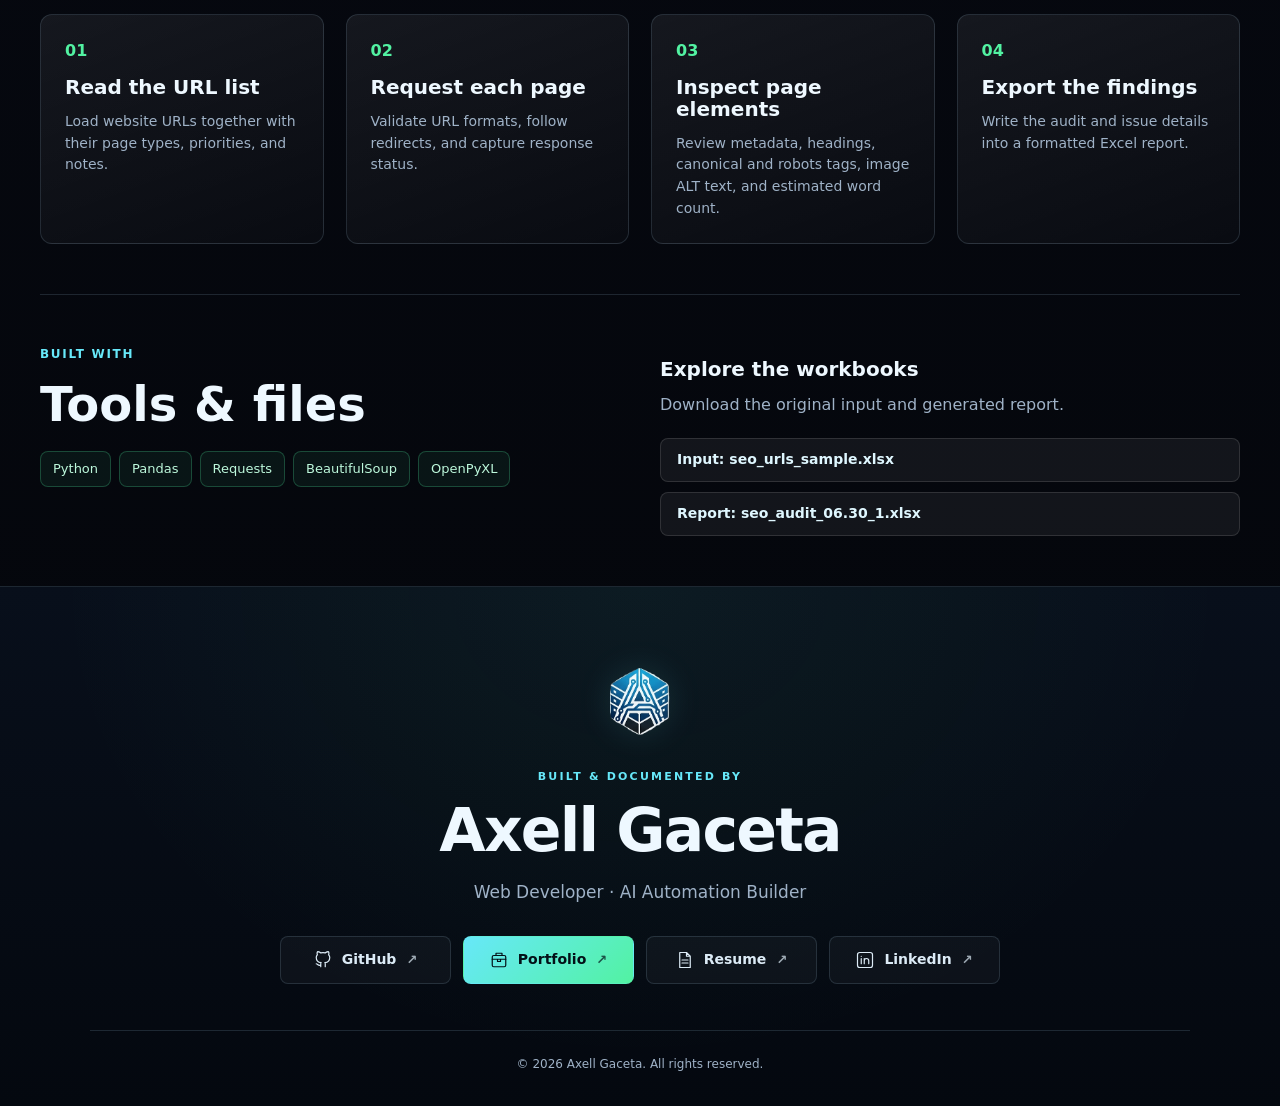
<file: seo-auditor/index.html>
<!doctype html>
<html lang="en">
<head>
  <meta charset="utf-8">
  <meta name="viewport" content="width=device-width, initial-scale=1">
  <title>SEO Audit Automation | Axell Gaceta</title>
  <meta name="description" content="This Python script reads a URL list, requests the pages, and records HTTP and on-page findings in a structured Excel audit.">
  <link rel="icon" href="/assets/images/logo.png" type="image/png">
  <link rel="stylesheet" href="/assets/css/style.css">
  <link rel="stylesheet" href="/assets/css/project.css">
  <link rel="stylesheet" href="/assets/css/excel-viewer.css">
  <link rel="stylesheet" href="/assets/css/footer.css">
  <script defer src="/assets/js/projects-config.js"></script>
  <script defer src="/assets/js/excel-viewer.js"></script>
  <script defer src="/assets/js/project-page.js"></script>
  <script defer src="/assets/js/footer.js"></script>
</head>
<body class="project-page" data-project="seo-auditor">
  <a class="project-skip" href="#main">Skip to content</a>
  <header class="project-nav"><a class="brand" href="/"><span class="brand-mark">PA</span> Back to Portfolio</a><span>Python Automation / Website Auditing</span></header>
  <main id="main" class="project-main">
    <section class="project-hero">
      <p class="eyebrow">05 / Website Auditing</p>
      <h1>SEO Audit Automation</h1>
      <p class="project-lead">Organize common technical and on-page SEO checks in one report.</p>
      <p>This Python script reads a URL list, requests the pages, and records HTTP and on-page findings in a structured Excel audit.</p>
      <div class="project-actions"><a class="button button-primary" href="#generated-output">Explore Results <span aria-hidden="true">↗</span></a><a class="button" href="#raw-input">Inspect Input</a></div>
      <div class="project-tags" aria-label="Project capabilities"><span>URL checks</span><span>On-page SEO</span><span>Audit reporting</span></div>
    </section>
    <section class="project-section" id="raw-input" aria-labelledby="raw-heading">
      <p class="eyebrow">01 / The starting point</p><h2 id="raw-heading">Raw input</h2>
      <p>The source worksheet provides URLs, page types, priorities, and notes for the audit.</p>
      <div data-excel-viewer="raw"><p>Enable JavaScript to explore the worksheet preview.</p></div>
    </section>
    <section class="project-section" id="generated-output" aria-labelledby="output-heading">
      <p class="eyebrow">02 / The result</p><h2 id="output-heading">Generated output</h2>
      <p>The audit captures HTTP status, HTTPS usage, titles, descriptions, heading counts, canonical and robots tags, image ALT counts, and estimated word counts. These previews show a saved audit, not live results.</p>
      <div data-excel-viewer="output"><p>Enable JavaScript to explore the worksheet previews.</p></div>
      <p class="project-note">Screenshot cells may contain clipped text. Download the audit workbook for complete field values.</p>
    </section>
    <section class="project-section" aria-labelledby="workflow-heading">
      <p class="eyebrow">03 / The workflow</p><h2 id="workflow-heading">How it works</h2>
      <ol class="project-workflow"><li><h3>Read the URL list</h3><p>Load website URLs together with their page types, priorities, and notes.</p></li><li><h3>Request each page</h3><p>Validate URL formats, follow redirects, and capture response status.</p></li><li><h3>Inspect page elements</h3><p>Review metadata, headings, canonical and robots tags, image ALT text, and estimated word count.</p></li><li><h3>Export the findings</h3><p>Write the audit and issue details into a formatted Excel report.</p></li></ol>
    </section>
    <section class="project-section project-resources" aria-labelledby="resources-heading">
      <div><p class="eyebrow">Built with</p><h2 id="resources-heading">Tools &amp; files</h2><div class="project-tags"><span>Python</span><span>Pandas</span><span>Requests</span><span>BeautifulSoup</span><span>OpenPyXL</span></div></div>
      <div><h3>Explore the workbooks</h3><p>Download the original input and generated report.</p><div class="project-downloads" data-project-downloads></div><noscript><p>Enable JavaScript to display the approved workbook download links.</p></noscript></div>
    </section>
  </main>
  <footer class="shared-footer" data-shared-footer aria-label="About Axell Gaceta"><p class="sf-fallback">Built &amp; documented by <a href="/">Axell Gaceta</a><br>Web Developer &middot; AI Automation Builder</p></footer>
</body>
</html>
</file>
<file: assets/css/style.css>
:root {
  --bg: #05070d;
  --panel: rgba(14, 21, 34, 0.76);
  --panel-soft: rgba(255, 255, 255, 0.055);
  --line: rgba(185, 222, 255, 0.14);
  --line-bright: rgba(96, 221, 255, 0.44);
  --text: #eef8ff;
  --muted: #9fb2c7;
  --cyan: #67e8f9;
  --green: #52f2a2;
  --violet: #b99cff;
  --yellow: #ffd166;
  --danger: #ff8a8a;
  --shadow: 0 28px 90px rgba(0, 0, 0, 0.42);
}

* {
  box-sizing: border-box;
  margin: 0;
  padding: 0;
}

html {
  scroll-behavior: smooth;
}

body {
  min-height: 100vh;
  font-family: Inter, ui-sans-serif, system-ui, -apple-system, BlinkMacSystemFont, "Segoe UI", Arial, sans-serif;
  color: var(--text);
  background:
    radial-gradient(circle at 13% 8%, rgba(20, 184, 166, 0.23), transparent 31%),
    radial-gradient(circle at 86% 9%, rgba(124, 58, 237, 0.22), transparent 30%),
    radial-gradient(circle at 48% 48%, rgba(56, 189, 248, 0.08), transparent 42%),
    linear-gradient(180deg, #060911 0%, #070a13 44%, #04060b 100%);
  line-height: 1.55;
  overflow-x: hidden;
}

body::before,
body::after {
  content: "";
  position: fixed;
  inset: 0;
  pointer-events: none;
}

body::before {
  background-image:
    linear-gradient(rgba(255,255,255,0.035) 1px, transparent 1px),
    linear-gradient(90deg, rgba(255,255,255,0.028) 1px, transparent 1px);
  background-size: 64px 64px;
  mask-image: linear-gradient(to bottom, rgba(0,0,0,0.62), transparent 76%);
}

body::after {
  width: 52vw;
  height: 52vw;
  min-width: 420px;
  min-height: 420px;
  margin: auto;
  border-radius: 999px;
  background: radial-gradient(circle, rgba(103, 232, 249, 0.08), transparent 68%);
  filter: blur(8px);
  animation: ambientGlow 12s ease-in-out infinite alternate;
}

a {
  color: inherit;
  text-decoration: none;
}

button {
  font: inherit;
}

.brand {
  display: inline-flex;
  align-items: center;
  gap: 10px;
  font-size: 14px;
  font-weight: 900;
  white-space: nowrap;
}

.brand-mark {
  display: grid;
  width: 34px;
  height: 34px;
  place-items: center;
  border-radius: 8px;
  color: #031017;
  background: linear-gradient(135deg, var(--cyan), var(--green));
  box-shadow: 0 0 28px rgba(103, 232, 249, 0.3);
}

.eyebrow {
  margin-bottom: 16px;
  color: var(--cyan);
  font-size: 12px;
  font-weight: 900;
  letter-spacing: 0.14em;
  text-transform: uppercase;
}

h1,
h2,
h3 {
  letter-spacing: 0;
}

h1 {
  max-width: 1040px;
  margin-bottom: 24px;
  font-size: clamp(54px, 8vw, 110px);
  line-height: 0.92;
  background: linear-gradient(120deg, #ffffff 12%, #c9f7ff 42%, #b99cff 72%, #8ff2bd 100%);
  -webkit-background-clip: text;
  background-clip: text;
  color: transparent;
}

h2 {
  font-size: clamp(34px, 4.8vw, 66px);
  line-height: 1.02;
}

h3 {
  margin-bottom: 10px;
  font-size: clamp(27px, 3vw, 42px);
  line-height: 1.08;
}

p {
  color: var(--muted);
}

.button {
  cursor: pointer;
  border: 1px solid rgba(255, 255, 255, 0.12);
  color: #dff7ff;
  background: rgba(255, 255, 255, 0.06);
  transition: transform 180ms ease, border-color 180ms ease, background 180ms ease, box-shadow 180ms ease, color 180ms ease;
}

.button {
  display: inline-flex;
  align-items: center;
  min-height: 44px;
  padding: 10px 16px;
  border-radius: 8px;
  font-size: 14px;
  font-weight: 800;
}

.button-primary {
  color: #031017;
  background: linear-gradient(135deg, var(--cyan), var(--green));
  border-color: transparent;
}

.button:hover {
  transform: translateY(-2px);
  border-color: var(--line-bright);
  box-shadow: 0 0 28px rgba(103, 232, 249, 0.18);
}

@keyframes ambientGlow {
  from { transform: translate3d(-12vw, -8vh, 0) scale(0.9); }
  to { transform: translate3d(12vw, 8vh, 0) scale(1.08); }
}
/* Homepage layout is scoped; shared project pages retain the theme rules above. */
.portfolio-page .site-nav { position:sticky; top:0; z-index:30; display:flex; align-items:center; justify-content:space-between; gap:24px; padding:16px max(20px,calc((100vw - 1200px)/2)); background:rgba(5,7,13,.85); border-bottom:1px solid var(--line); backdrop-filter:blur(20px); }
.portfolio-page .site-nav nav { display:flex; flex-wrap:wrap; gap:8px 22px; color:#bdd0e6; font-size:13px; }
.portfolio-page .site-nav nav a { display:inline-flex; align-items:center; min-height:44px; transition:color .18s,text-shadow .18s,transform .18s; }
.portfolio-page .site-nav nav a:hover { color:white; text-shadow:0 0 18px rgba(103,232,249,.48); transform:translateY(-1px); }
.portfolio-page .portfolio-main { position:relative; max-width:1240px; margin:auto; padding:0 20px; }
.portfolio-page section { scroll-margin-top:110px; }
.portfolio-page .home-hero { display:grid; grid-template-columns:minmax(0,1.2fr) minmax(300px,.8fr); gap:55px; align-items:center; padding:90px 0 80px; }
.portfolio-page h1 { font-size:clamp(46px,6.3vw,84px); line-height:1.02; }
.portfolio-page .hero-subtitle { color:#d4e8f7; font-size:clamp(19px,2vw,24px); max-width:650px; margin-bottom:18px; }
.portfolio-page .hero-description { max-width:640px; font-size:16px; }
.portfolio-page .hero-actions { display:flex; flex-wrap:wrap; gap:12px; margin-top:30px; }
.portfolio-page .button { gap:10px; }
.portfolio-page .hero-panel, .portfolio-page .system-card { position:relative; overflow:hidden; background:linear-gradient(180deg,rgba(255,255,255,.09),rgba(255,255,255,.035)); border:1px solid var(--line); box-shadow:var(--shadow); border-radius:12px; }
.portfolio-page .hero-panel::before, .portfolio-page .system-card::before { content:''; position:absolute; inset:0; pointer-events:none; background:radial-gradient(circle at 90% 10%,rgba(103,232,249,.12),transparent 50%),radial-gradient(circle at 5% 100%,rgba(82,242,162,.06),transparent 45%); }
.portfolio-page .hero-panel > *, .portfolio-page .system-card > * { position:relative; }
.portfolio-page .hero-panel { padding:24px; animation:home-float 7s ease-in-out infinite; }
.portfolio-page .panel-top { display:flex; align-items:center; gap:9px; border-bottom:1px solid var(--line); padding-bottom:18px; font-size:12px; color:#bdd0e6; }
.portfolio-page .panel-light { width:8px; height:8px; flex-shrink:0; background:var(--green); border-radius:50%; box-shadow:0 0 15px rgba(82,242,162,.5); }
.portfolio-page .panel-summary { display:flex; align-items:center; gap:20px; margin:22px 0; }
.portfolio-page .panel-summary strong { font-size:70px; line-height:1; color:var(--green); }
.portfolio-page .panel-summary > span { font-size:18px; color:#c9dcec; }
.portfolio-page .automation-path { display:grid; gap:10px; }
.portfolio-page .automation-path > div { display:grid; grid-template-columns:32px 1fr; gap:0 10px; padding:13px; border:1px solid var(--line); border-radius:8px; background:rgba(1,8,16,.35); }
.portfolio-page .automation-path span { grid-row:span 2; color:var(--cyan); align-self:center; font-family:Consolas,monospace; font-size:13px; }
.portfolio-page .automation-path strong { font-size:14px; }
.portfolio-page .automation-path small { color:var(--muted); font-size:11px; }
.portfolio-page .panel-caption { font-size:12px; margin-top:18px; }
.portfolio-page .home-section { padding:65px 0; border-top:1px solid var(--line); }
.portfolio-page .section-heading { display:flex; align-items:end; justify-content:space-between; flex-wrap:wrap; gap:20px; margin-bottom:32px; }
.portfolio-page h2 { font-size:clamp(30px,4vw,48px); line-height:1.08; }
.portfolio-page .section-heading > p { max-width:260px; font-size:14px; }
.portfolio-page .project-grid { display:grid; grid-template-columns:repeat(3,minmax(0,1fr)); gap:22px; }
.portfolio-page .system-card { display:flex; flex-direction:column; align-items:flex-start; padding:26px; transition:transform .22s,border-color .22s,box-shadow .22s; }
.portfolio-page .system-card:hover, .portfolio-page .system-card:focus-within { border-color:rgba(103,232,249,.45); box-shadow:0 28px 70px rgba(0,0,0,.44),0 0 36px rgba(103,232,249,.10); transform:translateY(-3px); }
.portfolio-page .number-badge { display:grid; width:42px; height:42px; place-items:center; border-radius:8px; color:#041017; background:linear-gradient(135deg,var(--cyan),var(--green)); box-shadow:0 0 28px rgba(103,232,249,.18); font-weight:900; margin-bottom:24px; }
.portfolio-page .system-card h3 { font-size:25px; line-height:1.15; margin-bottom:14px; }
.portfolio-page .system-card > p { font-size:14px; margin-bottom:22px; }
.portfolio-page .card-badges { display:flex; flex-wrap:wrap; gap:6px; list-style:none; margin-top:auto; margin-bottom:24px; }
.portfolio-page .card-badges li { font-size:11px; padding:5px 8px; border-radius:6px; border:1px solid rgba(103,232,249,.18); background:rgba(103,232,249,.075); color:#defaff; }
.portfolio-page .card-action { display:flex; align-items:center; justify-content:space-between; gap:20px; align-self:stretch; padding-top:15px; border-top:1px solid var(--line); color:var(--green); font-weight:750; font-size:14px; min-height:44px; }
.portfolio-page a.card-action:hover { color:white; }
.portfolio-page .coming-soon { color:#a6b9cc; cursor:default; }
.portfolio-page .about-section { display:grid; grid-template-columns:1fr 1fr; gap:0 55px; }
.portfolio-page .about-section .eyebrow { grid-column:1/-1; }
.portfolio-page .about-section h2 { max-width:510px; }
.portfolio-page .about-section > p:last-child { font-size:16px; align-self:center; }
.portfolio-page .text-link { display:inline-flex; align-items:center; min-height:44px; color:#c7dcec; text-decoration:underline; text-underline-offset:5px; transition:color .18s; }
.portfolio-page .text-link:hover { color:var(--green); }
.portfolio-page .home-footer { position:relative; max-width:1240px; margin:auto; display:flex; align-items:center; gap:15px; padding:30px 20px; border-top:1px solid var(--line); font-size:13px; }
.portfolio-page .home-footer img { flex-shrink:0; object-fit:contain; }
.portfolio-page .home-footer > a { margin-left:auto; }
.portfolio-page :focus-visible { outline:3px solid var(--green); outline-offset:5px; }
.portfolio-page .skip-link { position:fixed; top:10px; left:10px; z-index:100; padding:12px; background:#102236; transform:translateY(-180%); }
.portfolio-page .skip-link:focus { transform:none; }
.portfolio-page .is-revealed { animation:home-reveal .65s ease both; }
@keyframes home-float { 0%,100% { transform:translateY(0); } 50% { transform:translateY(-7px); } }
@keyframes home-reveal { from { opacity:.35; translate:0 12px; } to { opacity:1; translate:0 0; } }
@media(max-width:1000px) { .portfolio-page .home-hero { gap:30px; grid-template-columns:minmax(0,1fr) minmax(280px,.8fr); } .portfolio-page .project-grid { grid-template-columns:repeat(2,minmax(0,1fr)); } }
@media(max-width:760px) { .portfolio-page .site-nav { flex-wrap:wrap; gap:8px; } .portfolio-page .site-nav nav { width:100%; gap:24px; } .portfolio-page .home-hero { grid-template-columns:1fr; padding-top:55px; gap:35px; } .portfolio-page .hero-panel { max-width:500px; width:100%; } .portfolio-page .about-section { grid-template-columns:1fr; gap:20px; } .portfolio-page .about-section .eyebrow { margin:0; } .portfolio-page section { scroll-margin-top:150px; } }
@media(max-width:520px) { .portfolio-page .portfolio-main { padding:0 16px; } .portfolio-page .site-nav { padding:12px 16px; } .portfolio-page .project-grid { grid-template-columns:1fr; } .portfolio-page .home-section { padding:45px 0; } .portfolio-page .system-card { padding:24px; } .portfolio-page .home-footer { flex-wrap:wrap; padding:24px 16px; } .portfolio-page .home-footer > a { margin-left:0; } }
@media(prefers-reduced-motion:reduce) { html:has(.portfolio-page) { scroll-behavior:auto; } .portfolio-page *, .portfolio-page *::before, .portfolio-page *::after, .portfolio-page::after { animation:none !important; transition:none !important; scroll-behavior:auto !important; } }
</file>
<file: assets/css/footer.css>
/* Self-contained footer styles. The reserved height also covers the fallback. */
.shared-footer {
  position: relative;
  isolation: isolate;
  min-block-size: 520px;
  padding: 64px 24px 28px;
  border-top: 1px solid var(--line, rgba(185,222,255,.14));
  background: radial-gradient(ellipse at 50% 0, rgba(82,242,162,.055), transparent 65%), linear-gradient(180deg,#080f1b,#04080f);
  color: var(--text,#eef8ff);
  text-align: center;
}
.shared-footer .sf-content { width:100%; max-width:1100px; margin:0 auto; }
.shared-footer .sf-logo-link { display:inline-flex; align-items:center; justify-content:center; min-width:100px; min-height:94px; border-radius:16px; transition:transform .2s ease,filter .2s ease; }
.shared-footer .sf-logo { display:block; width:88px; height:81px; object-fit:contain; filter:drop-shadow(0 0 16px rgba(103,232,249,.12)); }
.shared-footer .sf-logo-link:hover { transform:translateY(-3px); filter:drop-shadow(0 0 12px rgba(82,242,162,.18)); }
.shared-footer .sf-label { margin:22px 0 12px; color:var(--cyan,#67e8f9); font-size:11px; font-weight:750; letter-spacing:.2em; text-transform:uppercase; }
.shared-footer .sf-name { margin:0; font-size:clamp(38px,5vw,60px); font-weight:800; line-height:1.12; letter-spacing:-.03em; color:var(--text,#eef8ff); }
.shared-footer .sf-subtitle { margin:16px 0 30px; color:var(--muted,#9fb2c7); font-size:clamp(14px,2vw,17px); line-height:1.5; }
.shared-footer .sf-links { display:grid; grid-template-columns:repeat(4,minmax(0,1fr)); gap:12px; max-width:720px; margin:0 auto 46px; }
.shared-footer .sf-link { display:flex; align-items:center; justify-content:center; gap:10px; min-height:48px; padding:12px 15px; border:1px solid var(--line,rgba(185,222,255,.14)); border-radius:8px; color:#dcebf6; background:rgba(255,255,255,.035); font-size:14px; font-weight:700; line-height:1.4; text-decoration:none; transition:transform .18s ease,border-color .18s ease,background .18s ease,box-shadow .18s ease; }
.shared-footer .sf-link svg { width:18px; height:18px; flex-shrink:0; }
.shared-footer .sf-new-tab { font-size:13px; opacity:.7; }
.shared-footer .sf-link:hover { transform:translateY(-3px); border-color:var(--cyan,#67e8f9); background:rgba(103,232,249,.07); box-shadow:0 6px 24px rgba(103,232,249,.09); }
.shared-footer .sf-link-primary { color:#031017; background:linear-gradient(135deg,var(--cyan,#67e8f9),var(--green,#52f2a2)); border-color:transparent; }
.shared-footer .sf-link-primary:hover { background:linear-gradient(135deg,#8bf1ff,#7af7ba); border-color:var(--green,#52f2a2); box-shadow:0 6px 24px rgba(82,242,162,.15); }
.shared-footer .sf-bottom { border-top:1px solid var(--line,rgba(185,222,255,.14)); padding-top:24px; }
.shared-footer .sf-bottom p { color:var(--muted,#9fb2c7); font-size:12px; line-height:1.6; margin:0; }
.shared-footer :focus-visible { outline:3px solid var(--green,#52f2a2); outline-offset:5px; }
.shared-footer .sf-sr-only { position:absolute; width:1px; height:1px; padding:0; margin:-1px; overflow:hidden; clip-path:inset(50%); white-space:nowrap; border:0; }
.shared-footer .sf-fallback { color:var(--muted,#9fb2c7); margin:100px auto; line-height:1.8; }
.shared-footer .sf-fallback a { color:var(--green,#52f2a2); text-decoration:underline; text-underline-offset:4px; }
@media(max-width:650px) {
  .shared-footer { min-block-size:590px; padding:52px 20px 26px; }
  .shared-footer .sf-links { grid-template-columns:repeat(2,minmax(0,1fr)); max-width:400px; gap:12px; margin-bottom:36px; }
}
@media(max-width:350px) { .shared-footer { padding-inline:16px; } .shared-footer .sf-link { gap:7px; padding-inline:10px; font-size:13px; } }
@media(prefers-reduced-motion:reduce) { .shared-footer *, .shared-footer *::before, .shared-footer *::after { transition:none !important; animation:none !important; } }
</file>
<file: assets/css/project.css>
.project-page .project-nav { position:relative; z-index:1; display:flex; justify-content:space-between; align-items:center; gap:20px; padding:24px max(20px, calc((100vw - 1200px) / 2)); border-bottom:1px solid var(--line); background:rgba(5,7,13,.65); }
.project-page .project-nav > span { color:var(--muted); font-size:13px; }
.project-page .project-main { position:relative; max-width:1240px; margin:auto; padding:0 20px; }
.project-page .project-hero { padding:85px 0 65px; max-width:1000px; animation:project-enter .6s ease both; }
.project-page .project-hero h1 { font-size:clamp(42px,7vw,86px); line-height:1.02; max-width:950px; }
.project-page .project-hero > p { max-width:760px; }
.project-page .project-lead { font-size:clamp(20px,3vw,28px); color:var(--text); margin:25px 0 14px; }
.project-page .project-actions { display:flex; flex-wrap:wrap; gap:12px; margin:28px 0; }
.project-page .project-tags { display:flex; flex-wrap:wrap; gap:8px; margin-top:22px; }
.project-page .project-tags span { border:1px solid rgba(82,242,162,.24); color:#bdf8dc; background:rgba(82,242,162,.06); border-radius:8px; padding:7px 12px; font-size:13px; }
.project-page .project-section { padding:50px 0; border-top:1px solid var(--line); scroll-margin-top:20px; min-width:0; }
.project-page .project-section h2 { font-size:clamp(30px,4vw,48px); margin-bottom:18px; }
.project-page .project-section > p:not(.eyebrow) { max-width:850px; margin-bottom:24px; }
.project-page .project-section .project-note { font-size:13px; margin:16px 0 0; }
.project-page .project-workflow { display:grid; grid-template-columns:repeat(4,minmax(0,1fr)); gap:22px; list-style:none; counter-reset:workflow; margin-top:30px; }
.project-page .project-workflow li { counter-increment:workflow; padding:24px; border:1px solid var(--line); border-radius:12px; background:linear-gradient(160deg,rgba(255,255,255,.065),rgba(255,255,255,.02)); transition:border-color .2s,transform .2s; }
.project-page .project-workflow li::before { content:"0" counter(workflow); color:var(--green); font-weight:800; }
.project-page .project-workflow li:hover { border-color:var(--green); transform:translateY(-3px); }
.project-page h3 { font-size:20px; margin:14px 0 12px; }
.project-page .project-workflow p { font-size:14px; }
.project-page .project-resources { display:grid; grid-template-columns:1fr 1fr; gap:40px; }
.project-page .project-downloads { display:grid; gap:10px; margin-top:20px; }
.project-page .project-downloads a { overflow-wrap:anywhere; }
.project-page .project-footer { position:relative; display:flex; justify-content:space-between; align-items:center; flex-wrap:wrap; gap:20px; max-width:1240px; margin:auto; padding:35px 20px 50px; color:var(--muted); }
.project-page :focus-visible { outline:3px solid var(--green); outline-offset:4px; }
.project-page .project-skip { position:fixed; z-index:100; left:12px; top:12px; padding:12px; background:#102236; transform:translateY(-180%); }
.project-page .project-skip:focus { transform:none; }
@keyframes project-enter { from { opacity:0; transform:translateY(12px); } to { opacity:1; transform:none; } }
@media(max-width:800px) { .project-page .project-workflow { grid-template-columns:repeat(2,minmax(0,1fr)); } .project-page .project-resources { grid-template-columns:1fr; } }
@media(max-width:480px) { .project-page .project-main { padding:0 14px; } .project-page .project-nav { padding:18px 14px; } .project-page .project-nav > span { display:none; } .project-page .project-hero { padding:55px 0 45px; } .project-page .project-workflow { grid-template-columns:1fr; } }
@media(prefers-reduced-motion:reduce) { html:has(.project-page) { scroll-behavior:auto; } .project-page::after, .project-page *, .project-page *::before, .project-page *::after { animation:none !important; transition:none !important; scroll-behavior:auto !important; } }
</file>
<file: assets/css/excel-viewer.css>
.excel-viewer { min-width:0; max-width:100%; border:1px solid rgba(103,232,249,.25); border-radius:12px; background:#0b1320; overflow:hidden; box-shadow:0 20px 70px rgba(0,0,0,.28); color:#eef8ff; }
.excel-viewer [hidden] { display:none !important; }
.excel-viewer .ev-heading { display:flex; align-items:center; justify-content:space-between; flex-wrap:wrap; gap:12px; padding:18px; background:linear-gradient(110deg,#102536,#11201f); }
.excel-viewer .ev-filename { font-size:14px; overflow-wrap:anywhere; min-width:0; }
.excel-viewer .ev-heading small { display:block; color:#85e8b8; font-size:11px; letter-spacing:.09em; text-transform:uppercase; margin-bottom:5px; }
.excel-viewer a { color:#9af1c6; text-decoration:underline; text-underline-offset:4px; }
.excel-viewer .ev-tabs { display:flex; gap:4px; overflow-x:auto; padding:10px; border-bottom:1px solid #283647; scrollbar-width:thin; }
.excel-viewer button { color:#c6d8e8; border:1px solid #33465b; border-radius:7px; background:#142132; padding:8px 12px; min-height:44px; font-size:13px; cursor:pointer; white-space:nowrap; }
.excel-viewer button:hover:not(:disabled) { background:#1b3343; border-color:#67e8f9; }
.excel-viewer button:focus-visible, .excel-viewer a:focus-visible, .excel-viewer .ev-viewport:focus-visible { outline:3px solid #52f2a2; outline-offset:-3px; }
.excel-viewer .ev-tabs button { flex-shrink:0; border-color:transparent; }
.excel-viewer .ev-tabs button[aria-selected="true"] { color:#c8ffe3; background:#173d33; border-color:#52f2a2; box-shadow:inset 0 -3px #52f2a2; font-weight:800; }
.excel-viewer .ev-toolbar { display:flex; flex-wrap:wrap; align-items:center; gap:6px; padding:10px; border-bottom:1px solid #283647; }
.excel-viewer .ev-scale { font-size:13px; min-width:48px; text-align:center; font-variant-numeric:tabular-nums; }
.excel-viewer button:disabled { opacity:.4; cursor:default; }
.excel-viewer .ev-expand { margin-left:auto; }
.excel-viewer .ev-viewport { position:relative; height:560px; overflow:auto; overscroll-behavior:contain; background:#e5eaf0; color:#182b3d; text-align:left; scroll-behavior:auto; }
.excel-viewer .ev-viewport img { display:block; max-width:none; max-height:none; margin:0; padding:0; border:0; }
.excel-viewer .ev-status { padding:12px 18px; font-size:13px; color:#c6d8e8; min-height:45px; }
.excel-viewer .ev-note { padding:0 18px 15px; font-size:12px; color:#9fb2c7; }
.excel-viewer .ev-error { padding:25px; }
.excel-viewer .ev-error p { color:#182b3d; margin-bottom:15px; }
.excel-viewer-dialog { padding:0; margin:auto; width:calc(100vw - 32px); max-width:1600px; height:calc(100dvh - 32px); max-height:none; border:0; border-radius:12px; background:#0b1320; color:#eef8ff; overflow:hidden; }
.excel-viewer-dialog::backdrop { background:rgba(2,6,12,.88); }
.excel-viewer-dialog .excel-viewer { height:100%; display:flex; flex-direction:column; }
.excel-viewer-dialog .ev-panel { flex:1; min-height:0; display:flex; flex-direction:column; }
.excel-viewer-dialog .ev-viewport { flex:1; height:auto; min-height:80px; }
@media(max-width:600px) { .excel-viewer .ev-viewport { height:390px; } .excel-viewer .ev-heading { padding:14px; } .excel-viewer-dialog { width:100vw; height:100dvh; margin:0; border-radius:0; } .excel-viewer .ev-toolbar { gap:5px; } .excel-viewer button { padding:8px 10px; } }
</file>
<file: assets/css/pdf-viewer.css>
.pdf-preview { min-width:0; border:1px solid var(--line); border-radius:12px; overflow:hidden; background:#0b1320; box-shadow:var(--shadow); }
.pdf-preview .pv-toolbar { display:flex; align-items:end; flex-wrap:wrap; gap:16px; padding:18px; background:linear-gradient(110deg,#102536,#11201f); }
.pdf-preview .pv-select-label { display:grid; gap:8px; color:#c6d8e8; font-size:13px; flex:1; min-width:0; }
.pdf-preview .pv-select { width:100%; min-width:0; min-height:46px; border:1px solid #33465b; border-radius:8px; background:#142132; color:#eef8ff; padding:10px; font:inherit; }
.pdf-preview .pv-open { display:inline-flex; align-items:center; justify-content:center; min-height:46px; padding:10px 14px; border:1px solid rgba(82,242,162,.3); border-radius:8px; color:var(--green); font-size:13px; font-weight:700; }
.pdf-preview .pv-open:hover { border-color:var(--cyan); background:rgba(103,232,249,.06); }
.pdf-preview .pv-stage { height:600px; background:#e5eaf0; }
.pdf-preview .pv-stage iframe { display:block; width:100%; height:100%; border:0; }
.pdf-preview .pv-status { color:#c6d8e8; font-size:13px; padding:14px 18px; min-height:50px; }
.pdf-preview .pv-fallback { font-size:12px; color:var(--muted); padding:0 18px 16px; }
.pdf-preview .pv-error { padding:24px; color:#182b3d; }
.pdf-preview .pv-error button { display:block; min-height:44px; margin-top:15px; padding:10px 16px; border:1px solid #33465b; border-radius:8px; font:inherit; background:#142132; color:#eef8ff; cursor:pointer; }
.pdf-preview [hidden] { display:none !important; }
.pdf-preview :focus-visible { outline:3px solid var(--green); outline-offset:3px; }
@media(max-width:600px) { .pdf-preview .pv-stage { height:420px; } .pdf-preview .pv-toolbar { align-items:stretch; } .pdf-preview .pv-select-label { flex-basis:100%; } .pdf-preview .pv-open { width:100%; } }
</file>
